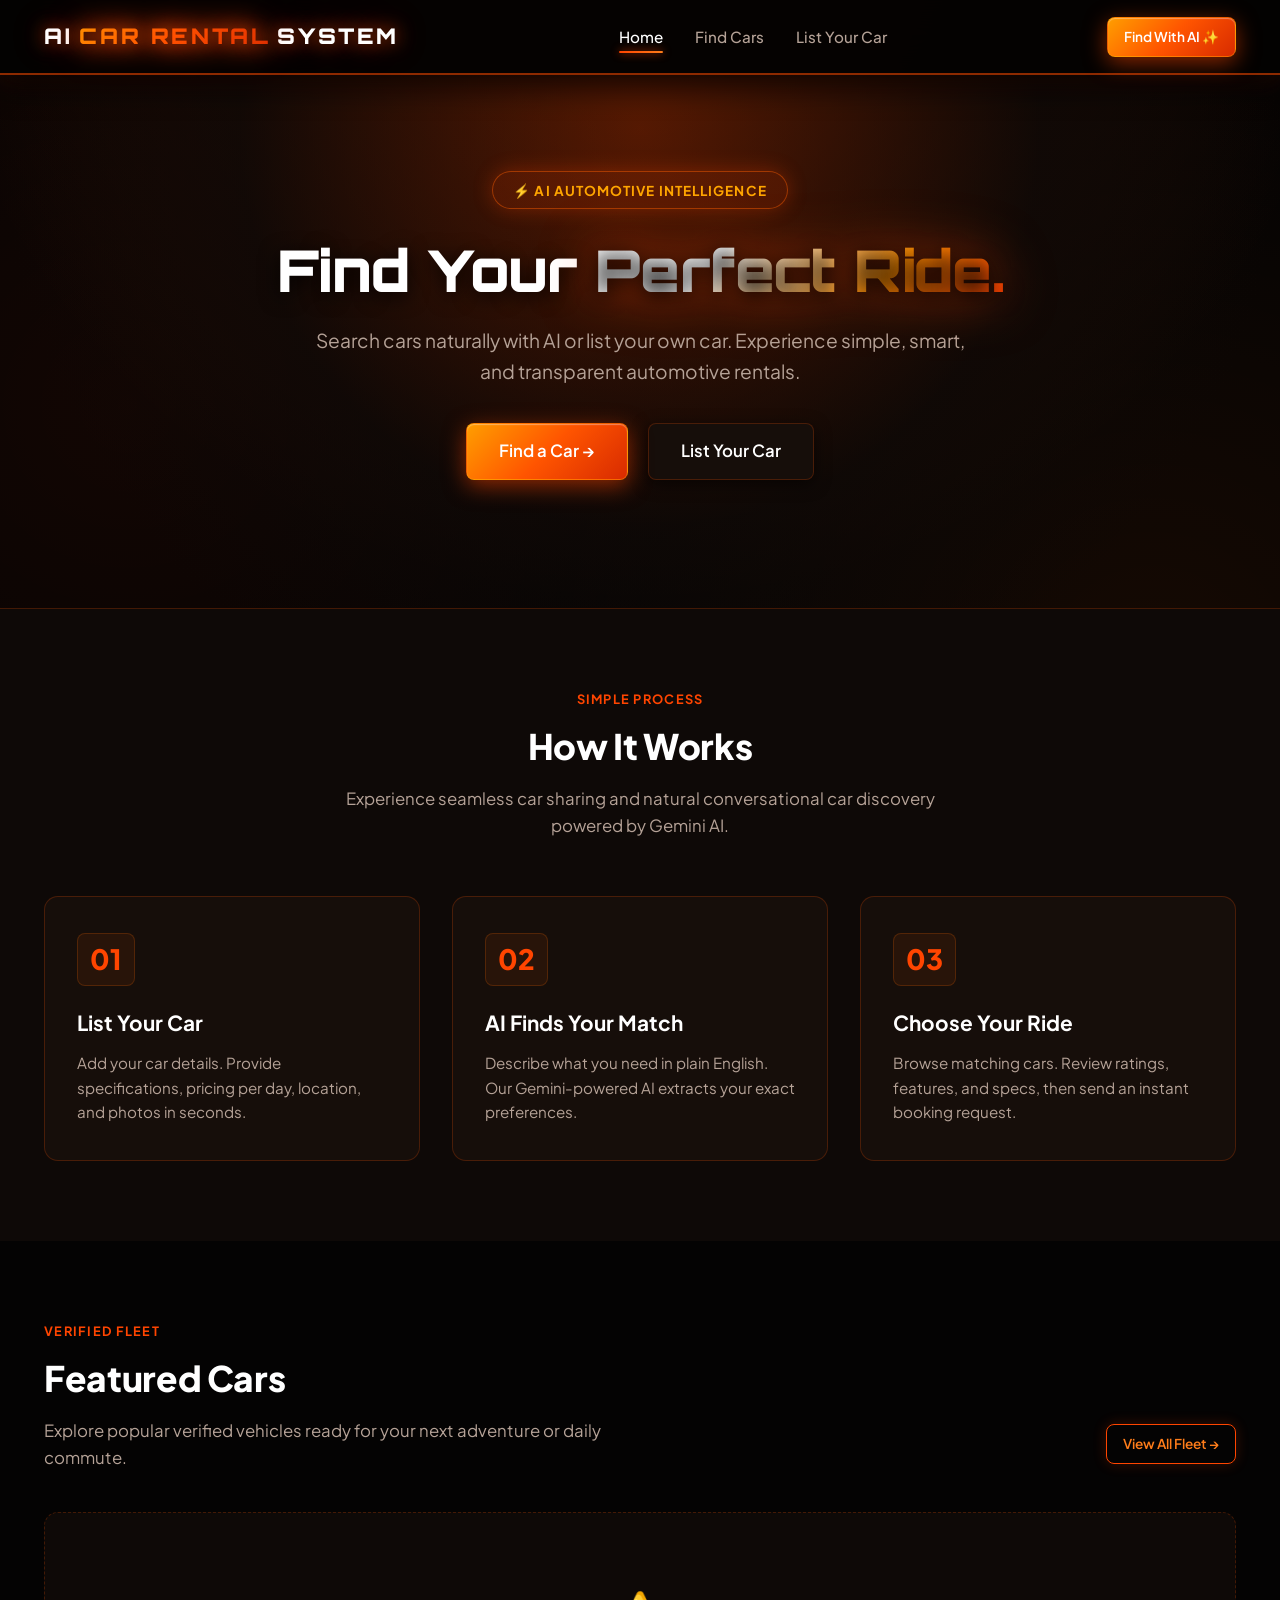
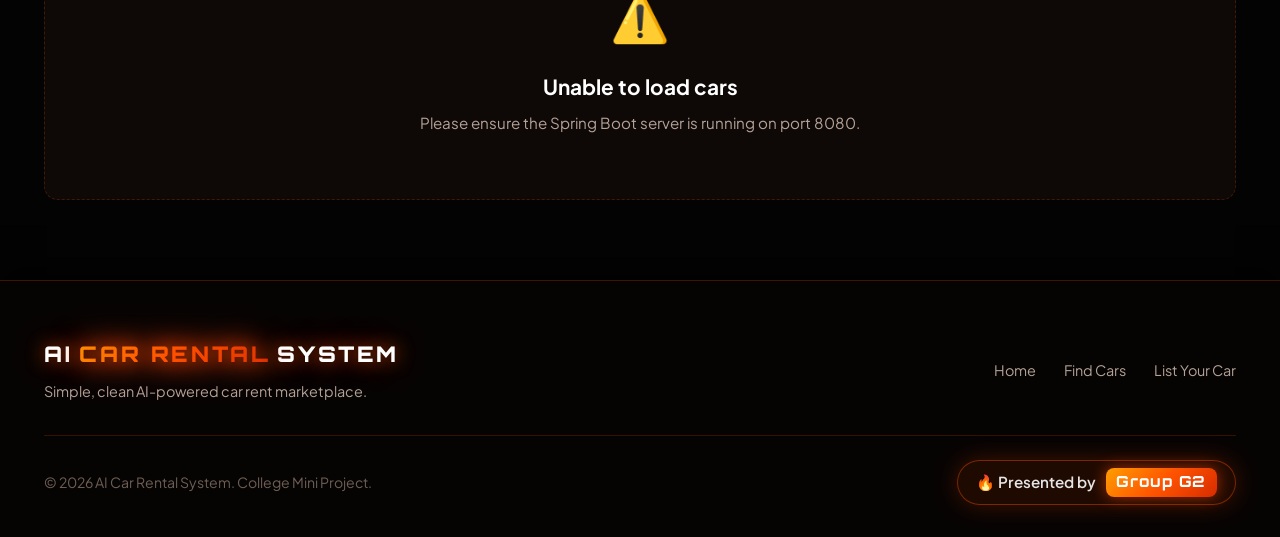
<file: index.html>
<!DOCTYPE html>
<html lang="en">
<head>
    <meta charset="UTF-8">
    <meta name="viewport" content="width=device-width, initial-scale=1.0">
    <title>AI CAR RENTAL SYSTEM - Smart AI-Powered Car Rental</title>
    <meta name="description" content="Rent premium cars naturally with Google Gemini AI or list your own car on AI Car Rental System.">
    <!-- Google Fonts & Cyber Techno Mokoto Fallbacks -->
    <link rel="preconnect" href="https://fonts.googleapis.com">
    <link rel="preconnect" href="https://fonts.gstatic.com" crossorigin>
    <link href="https://fonts.googleapis.com/css2?family=Orbitron:wght@600;700;800;900&family=Rajdhani:wght@600;700;800&family=Plus+Jakarta+Sans:wght@400;500;600;700;800&display=swap" rel="stylesheet">
    <link rel="stylesheet" href="css/style.css?v=3.0">
</head>
<body>

    <!-- Navigation Header -->
    <header class="navbar">
        <div class="container navbar-inner">
            <a href="index.html" class="brand-logo">
                AI <span class="accent">CAR RENTAL</span> SYSTEM
            </a>
            <ul class="nav-links">
                <li><a href="index.html" class="nav-link active">Home</a></li>
                <li><a href="find-car.html" class="nav-link">Find Cars</a></li>
                <li><a href="list-car.html" class="nav-link">List Your Car</a></li>
            </ul>
            <div class="nav-action">
                <a href="find-car.html" class="btn btn-primary btn-sm">Find With AI ✨</a>
                <button class="menu-toggle" aria-label="Toggle navigation">☰</button>
            </div>
        </div>
    </header>

    <main>
        <!-- Hero Section -->
        <section class="hero">
            <div class="container hero-content">
                <div class="hero-tag">
                    <span>⚡ AI Automotive Intelligence</span>
                </div>
                <h1 class="hero-title">
                    Find Your <span class="gradient-text">Perfect Ride.</span>
                </h1>
                <p class="hero-subtitle">
                    Search cars naturally with AI or list your own car. Experience simple, smart, and transparent automotive rentals.
                </p>
                <div class="hero-cta">
                    <a href="find-car.html" class="btn btn-primary btn-lg">
                        Find a Car →
                    </a>
                    <a href="list-car.html" class="btn btn-secondary btn-lg">
                        List Your Car
                    </a>
                </div>
            </div>
        </section>

        <!-- How It Works Section -->
        <section class="how-it-works">
            <div class="container">
                <div class="section-header">
                    <span class="section-badge">Simple Process</span>
                    <h2 class="section-title">How It Works</h2>
                    <p class="section-desc">Experience seamless car sharing and natural conversational car discovery powered by Gemini AI.</p>
                </div>
                <div class="steps-grid">
                    <div class="step-card">
                        <div class="step-number">01</div>
                        <h3 class="step-title">List Your Car</h3>
                        <p class="step-text">Add your car details. Provide specifications, pricing per day, location, and photos in seconds.</p>
                    </div>
                    <div class="step-card">
                        <div class="step-number">02</div>
                        <h3 class="step-title">AI Finds Your Match</h3>
                        <p class="step-text">Describe what you need in plain English. Our Gemini-powered AI extracts your exact preferences.</p>
                    </div>
                    <div class="step-card">
                        <div class="step-number">03</div>
                        <h3 class="step-title">Choose Your Ride</h3>
                        <p class="step-text">Browse matching cars. Review ratings, features, and specs, then send an instant booking request.</p>
                    </div>
                </div>
            </div>
        </section>

        <!-- Featured Cars Section -->
        <section class="cars-section">
            <div class="container">
                <div class="section-header" style="display: flex; justify-content: space-between; align-items: flex-end; text-align: left; margin-bottom: 2.5rem;">
                    <div>
                        <span class="section-badge">Verified Fleet</span>
                        <h2 class="section-title">Featured Cars</h2>
                        <p class="section-desc">Explore popular verified vehicles ready for your next adventure or daily commute.</p>
                    </div>
                    <a href="find-car.html" class="btn btn-outline btn-sm" style="margin-bottom: 0.5rem;">
                        View All Fleet →
                    </a>
                </div>

                <div id="featured-cars-container" class="car-grid">
                    <div class="empty-state">
                        <div class="loading-spinner" style="width: 32px; height: 32px; margin-bottom: 1rem;"></div>
                        <h3 class="empty-state-title">Loading Featured Fleet...</h3>
                    </div>
                </div>
            </div>
        </section>
    </main>

    <!-- Footer -->
    <footer class="footer">
        <div class="container">
            <div class="footer-inner">
                <div class="footer-brand">
                    <div class="brand-logo">
                        AI <span class="accent">CAR RENTAL</span> SYSTEM
                    </div>
                    <p class="footer-tagline">Simple, clean AI-powered car rent marketplace.</p>
                </div>
                <ul class="footer-links">
                    <li><a href="index.html">Home</a></li>
                    <li><a href="find-car.html">Find Cars</a></li>
                    <li><a href="list-car.html">List Your Car</a></li>
                </ul>
            </div>
            <div class="footer-bottom">
                <p>&copy; 2026 AI Car Rental System. College Mini Project.</p>
                <div class="presented-by">🔥 Presented by <span>Group G2</span></div>
            </div>
        </div>
    </footer>

    <!-- Scripts -->
    <script src="js/api.js"></script>
    <script src="js/home.js"></script>
</body>
</html>
</file>
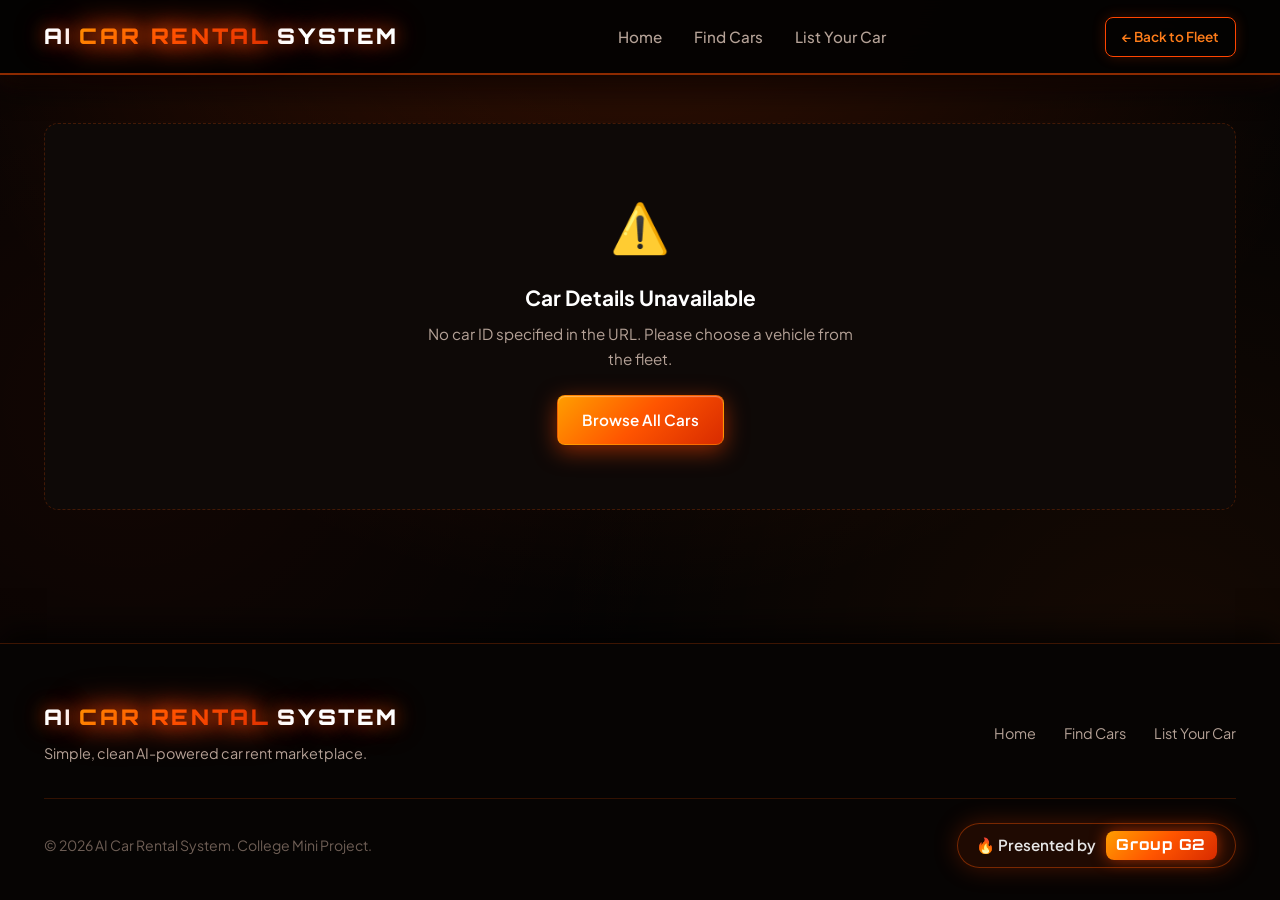
<file: car-details.html>
<!DOCTYPE html>
<html lang="en">
<head>
    <meta charset="UTF-8">
    <meta name="viewport" content="width=device-width, initial-scale=1.0">
    <title>Vehicle Details - AI CAR RENTAL SYSTEM</title>
    <meta name="description" content="Detailed vehicle specifications and instant car rent booking on AI Car Rental System.">
    <!-- Google Fonts & Cyber Techno Mokoto Fallbacks -->
    <link rel="preconnect" href="https://fonts.googleapis.com">
    <link rel="preconnect" href="https://fonts.gstatic.com" crossorigin>
    <link href="https://fonts.googleapis.com/css2?family=Orbitron:wght@600;700;800;900&family=Rajdhani:wght@600;700;800&family=Plus+Jakarta+Sans:wght@400;500;600;700;800&display=swap" rel="stylesheet">
    <link rel="stylesheet" href="css/style.css?v=3.0">
</head>
<body>

    <!-- Navigation Header -->
    <header class="navbar">
        <div class="container navbar-inner">
            <a href="index.html" class="brand-logo">
                AI <span class="accent">CAR RENTAL</span> SYSTEM
            </a>
            <ul class="nav-links">
                <li><a href="index.html" class="nav-link">Home</a></li>
                <li><a href="find-car.html" class="nav-link">Find Cars</a></li>
                <li><a href="list-car.html" class="nav-link">List Your Car</a></li>
            </ul>
            <div class="nav-action">
                <a href="find-car.html" class="btn btn-outline btn-sm">← Back to Fleet</a>
                <button class="menu-toggle" aria-label="Toggle navigation">☰</button>
            </div>
        </div>
    </header>

    <main class="details-section">
        <div class="container">
            <!-- Loading indicator -->
            <div id="details-loader" class="empty-state">
                <div class="loading-spinner" style="width: 36px; height: 36px; border-width: 3px; margin-bottom: 1rem;"></div>
                <h3 class="empty-state-title">Loading Vehicle Specifications...</h3>
            </div>

            <!-- Content area -->
            <div id="details-content" style="display: none;">
                <div class="details-layout">
                    <!-- Left Column: Media & Specifications Grid -->
                    <div class="details-media">
                        <div class="details-hero-img-wrap">
                            <img id="detail-hero-img" class="details-hero-img" src="" alt="Car Image" />
                        </div>

                        <!-- Technical Specifications Matrix -->
                        <div class="specs-matrix">
                            <div class="spec-tile">
                                <div class="spec-tile-label">Gearbox</div>
                                <div id="spec-transmission" class="spec-tile-val">-</div>
                            </div>
                            <div class="spec-tile">
                                <div class="spec-tile-label">Fuel</div>
                                <div id="spec-fuel" class="spec-tile-val">-</div>
                            </div>
                            <div class="spec-tile">
                                <div class="spec-tile-label">Capacity</div>
                                <div id="spec-seats" class="spec-tile-val">-</div>
                            </div>
                            <div class="spec-tile">
                                <div class="spec-tile-label">Model Year</div>
                                <div id="spec-year" class="spec-tile-val">-</div>
                            </div>
                            <div class="spec-tile">
                                <div class="spec-tile-label">Body Type</div>
                                <div id="spec-type" class="spec-tile-val">-</div>
                            </div>
                            <div class="spec-tile">
                                <div class="spec-tile-label">Pickup City</div>
                                <div id="spec-city" class="spec-tile-val">-</div>
                            </div>
                        </div>

                        <!-- Description Box -->
                        <div class="details-desc-box">
                            <h3>About this vehicle</h3>
                            <p id="detail-description">-</p>
                        </div>
                    </div>

                    <!-- Right Column: Pricing & Booking Card -->
                    <div class="details-info">
                        <div class="details-header">
                            <span id="detail-brand-badge" class="details-badge">-</span>
                            <h1 id="detail-title" class="details-title">-</h1>
                            <div style="display: flex; align-items: center; gap: 0.5rem; color: var(--muted); font-size: 0.9rem;">
                                <span>📍 Available in</span>
                                <strong id="detail-location" style="color: var(--text);">-</strong>
                            </div>
                            <div class="details-price-tag">
                                <span id="detail-price">₹-</span> <span>/ day</span>
                            </div>
                        </div>

                        <!-- Host Information Card -->
                        <div class="owner-card">
                            <span class="owner-card-title">Listed By Host</span>
                            <div class="owner-row">
                                <span class="lbl">Host Name</span>
                                <span id="owner-name" class="val">-</span>
                            </div>
                            <div class="owner-row">
                                <span class="lbl">Contact Email</span>
                                <span id="owner-email" class="val">-</span>
                            </div>
                            <div class="owner-row">
                                <span class="lbl">Verification Status</span>
                                <span class="val" style="color: #4ade80;">Verified Host ✓</span>
                            </div>
                        </div>

                        <!-- Availability Calendar Card -->
                        <div class="availability-card">
                            <div class="cal-header-bar">
                                <span class="cal-title">📅 Availability Calendar</span>
                                <div class="cal-nav-buttons">
                                    <button type="button" id="cal-prev-btn" class="cal-nav-btn" aria-label="Previous Month">◀</button>
                                    <span id="cal-month-label" class="cal-month-label">Loading...</span>
                                    <button type="button" id="cal-next-btn" class="cal-nav-btn" aria-label="Next Month">▶</button>
                                </div>
                            </div>

                            <div class="cal-grid-weekdays">
                                <div>Su</div><div>Mo</div><div>Tu</div><div>We</div><div>Th</div><div>Fr</div><div>Sa</div>
                            </div>
                            <div id="cal-days-grid" class="cal-grid-days">
                                <!-- Calendar days injected by JS -->
                            </div>

                            <div class="cal-legend">
                                <span class="legend-item"><span class="legend-dot available"></span> Available</span>
                                <span class="legend-item"><span class="legend-dot booked"></span> Booked / Reserved</span>
                                <span class="legend-item"><span class="legend-dot selected"></span> Selected</span>
                            </div>

                            <div id="reserved-tags-box" class="reserved-tags-container" style="display: none;">
                                <div class="reserved-tags-title">🔒 Upcoming Bookings:</div>
                                <div id="reserved-badges-list" class="reserved-badges-list"></div>
                            </div>
                        </div>

                        <!-- Instant Booking Form & Conflict Checker -->
                        <div class="booking-form-wrapper">
                            <h3 class="booking-form-header">
                                <span>⚡</span> Reserve This Vehicle
                            </h3>

                            <form id="car-booking-form">
                                <div class="booking-dates-row">
                                    <div class="form-group">
                                        <label for="book-start-date" class="form-label" style="font-size: 0.8rem;">Pickup Date</label>
                                        <input type="date" id="book-start-date" class="form-control" required>
                                    </div>
                                    <div class="form-group">
                                        <label for="book-end-date" class="form-label" style="font-size: 0.8rem;">Return Date</label>
                                        <input type="date" id="book-end-date" class="form-control" required>
                                    </div>
                                </div>

                                <!-- Real-Time Conflict / Availability Feedback Banner -->
                                <div id="conflict-feedback" class="conflict-alert" role="alert">
                                    <span id="conflict-icon">ℹ️</span>
                                    <span id="conflict-text">Select pickup and return dates to check availability.</span>
                                </div>

                                <div class="form-group" style="margin-top: 0.85rem;">
                                    <label for="book-name" class="form-label" style="font-size: 0.8rem;">Your Full Name</label>
                                    <input type="text" id="book-name" class="form-control" placeholder="e.g. Rahul Sharma" required>
                                </div>

                                <div class="booking-dates-row">
                                    <div class="form-group">
                                        <label for="book-email" class="form-label" style="font-size: 0.8rem;">Email Address</label>
                                        <input type="email" id="book-email" class="form-control" placeholder="name@example.com" required>
                                    </div>
                                    <div class="form-group">
                                        <label for="book-phone" class="form-label" style="font-size: 0.8rem;">Phone Number</label>
                                        <input type="tel" id="book-phone" class="form-control" placeholder="+91 98765 43210" required>
                                    </div>
                                </div>

                                <div class="form-group">
                                    <label for="book-notes" class="form-label" style="font-size: 0.8rem;">Notes / Requirements (Optional)</label>
                                    <input type="text" id="book-notes" class="form-control" placeholder="e.g. Airport pickup requested">
                                </div>

                                <div id="booking-price-summary" class="booking-calc-summary" style="display: none;">
                                    <div>
                                        <div class="calc-label"><span id="summary-days-count">0</span> Days Rental</div>
                                        <div style="font-size: 0.75rem; color: var(--muted-dark);">Taxes & insurance included</div>
                                    </div>
                                    <div id="summary-total-price" class="calc-price">₹0</div>
                                </div>

                                <button type="submit" id="submit-booking-btn" class="btn btn-primary btn-block btn-lg" style="margin-top: 0.85rem;" disabled>
                                    Confirm Reservation 🚗
                                </button>
                                <p style="text-align: center; color: var(--muted-dark); font-size: 0.78rem; margin-top: 0.65rem;">
                                    🛡️ Double-booking prevention active. Guaranteed slot lock.
                                </p>
                            </form>
                        </div>
                    </div>
                </div>
            </div>
        </div>
    </main>

    <!-- Rental Booking Confirmation Receipt Modal -->
    <div id="booking-modal" class="modal-overlay">
        <div class="modal-content" style="max-width: 520px;">
            <div class="modal-icon" style="color: #22c55e;">✓</div>
            <h2 class="modal-title">Booking Confirmed!</h2>
            <p class="modal-text" style="margin-bottom: 1rem;">
                Your reservation has been locked in the calendar with zero double-booking collision.
            </p>

            <div class="receipt-box">
                <div class="receipt-row">
                    <span style="color: var(--muted);">Booking Reference</span>
                    <span id="modal-ref-code" class="receipt-ref-pill">-</span>
                </div>
                <div class="receipt-row">
                    <span style="color: var(--muted);">Vehicle</span>
                    <strong id="modal-car-name" style="color: var(--text);">-</strong>
                </div>
                <div class="receipt-row">
                    <span style="color: var(--muted);">Rental Dates</span>
                    <span id="modal-dates" style="color: var(--text);">-</span>
                </div>
                <div class="receipt-row">
                    <span style="color: var(--muted);">Duration</span>
                    <span id="modal-days" style="color: var(--text);">-</span>
                </div>
                <div class="receipt-row">
                    <span style="color: var(--muted);">Customer</span>
                    <span id="modal-customer" style="color: var(--text);">-</span>
                </div>
                <div class="receipt-row">
                    <span style="color: var(--text); font-weight: 700;">Total Amount</span>
                    <span id="modal-total-amount">-</span>
                </div>
            </div>

            <div style="display: flex; gap: 0.75rem; justify-content: center; margin-top: 1rem;">
                <button type="button" id="print-booking-btn" class="btn btn-secondary">
                    🖨️ Print Receipt
                </button>
                <button type="button" id="close-modal-btn" class="btn btn-primary">
                    Done
                </button>
                <a href="find-car.html" class="btn btn-secondary">
                    Browse Other Cars
                </a>
            </div>
        </div>
    </div>

    <!-- Footer -->
    <footer class="footer">
        <div class="container">
            <div class="footer-inner">
                <div class="footer-brand">
                    <div class="brand-logo">
                        AI <span class="accent">CAR RENTAL</span> SYSTEM
                    </div>
                    <p class="footer-tagline">Simple, clean AI-powered car rent marketplace.</p>
                </div>
                <ul class="footer-links">
                    <li><a href="index.html">Home</a></li>
                    <li><a href="find-car.html">Find Cars</a></li>
                    <li><a href="list-car.html">List Your Car</a></li>
                </ul>
            </div>
            <div class="footer-bottom">
                <p>&copy; 2026 AI Car Rental System. College Mini Project.</p>
                <div class="presented-by">🔥 Presented by <span>Group G2</span></div>
            </div>
        </div>
    </footer>

    <!-- Scripts -->
    <script src="js/api.js"></script>
    <script src="js/car-details.js"></script>
</body>
</html>
</file>
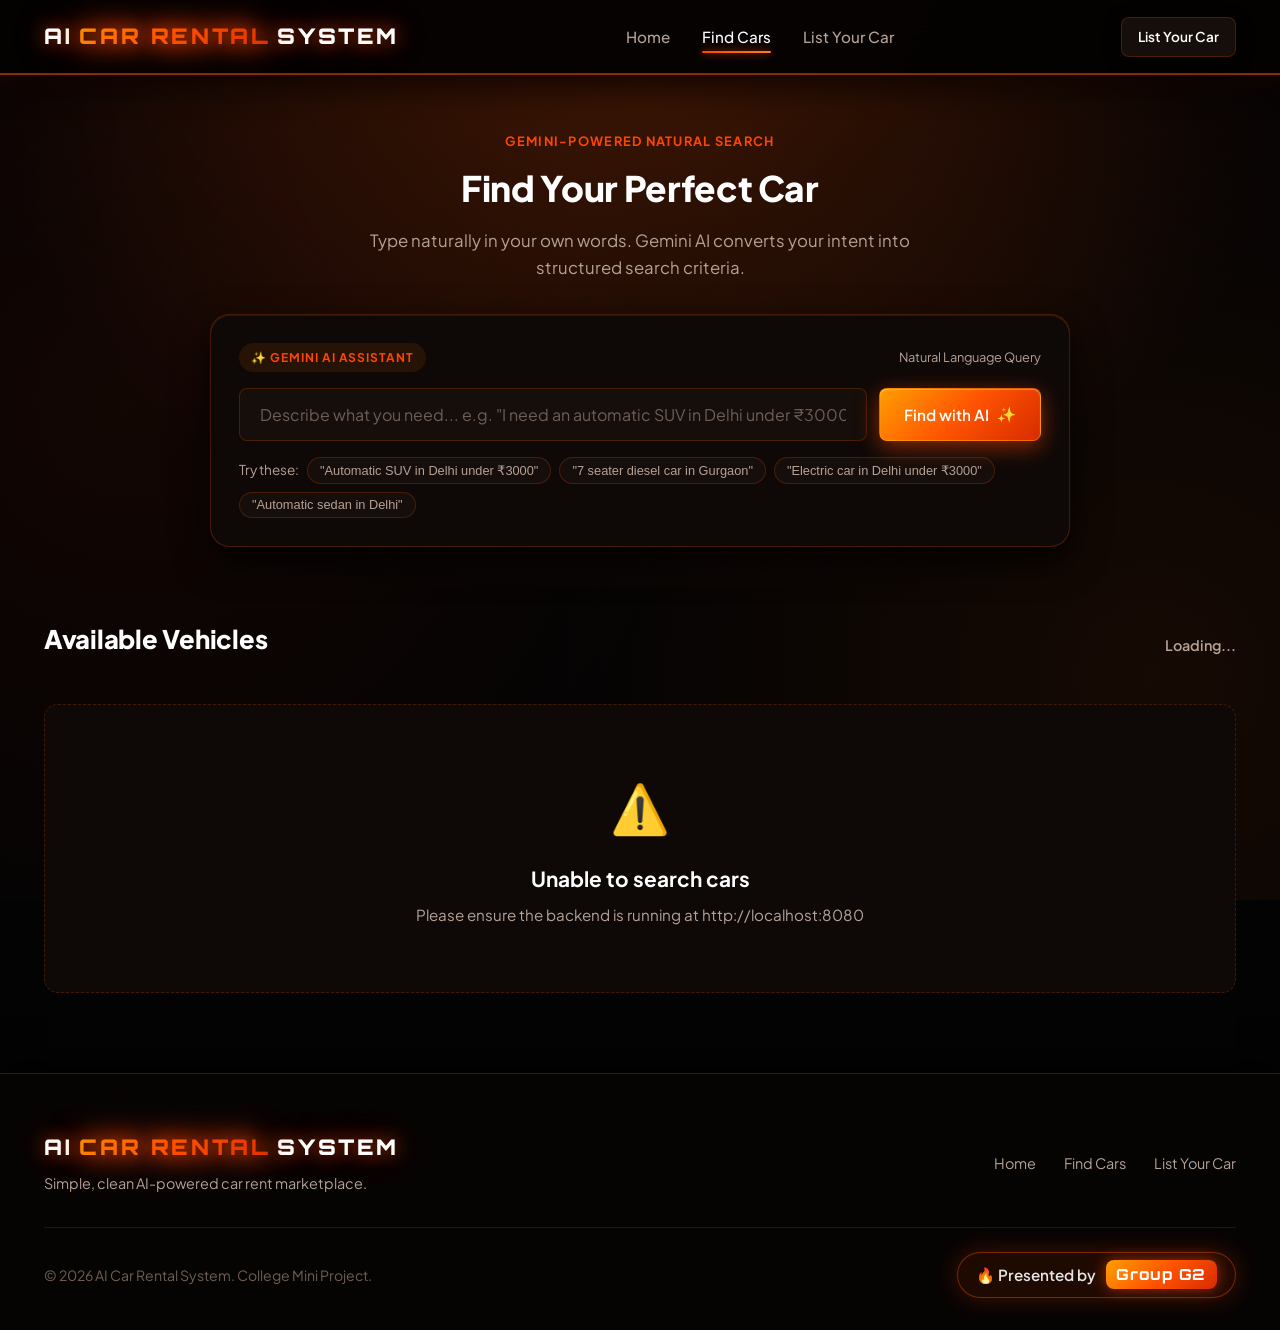
<file: find-car.html>
<!DOCTYPE html>
<html lang="en">
<head>
    <meta charset="UTF-8">
    <meta name="viewport" content="width=device-width, initial-scale=1.0">
    <title>Find Cars - AI CAR RENTAL SYSTEM</title>
    <meta name="description" content="Find the perfect car rent using natural language AI search powered by Google Gemini.">
    <!-- Google Fonts & Cyber Techno Mokoto Fallbacks -->
    <link rel="preconnect" href="https://fonts.googleapis.com">
    <link rel="preconnect" href="https://fonts.gstatic.com" crossorigin>
    <link href="https://fonts.googleapis.com/css2?family=Orbitron:wght@600;700;800;900&family=Rajdhani:wght@600;700;800&family=Plus+Jakarta+Sans:wght@400;500;600;700;800&display=swap" rel="stylesheet">
    <link rel="stylesheet" href="css/style.css?v=3.0">
</head>
<body>

    <!-- Navigation Header -->
    <header class="navbar">
        <div class="container navbar-inner">
            <a href="index.html" class="brand-logo">
                AI <span class="accent">CAR RENTAL</span> SYSTEM
            </a>
            <ul class="nav-links">
                <li><a href="index.html" class="nav-link">Home</a></li>
                <li><a href="find-car.html" class="nav-link active">Find Cars</a></li>
                <li><a href="list-car.html" class="nav-link">List Your Car</a></li>
            </ul>
            <div class="nav-action">
                <a href="list-car.html" class="btn btn-secondary btn-sm">List Your Car</a>
                <button class="menu-toggle" aria-label="Toggle navigation">☰</button>
            </div>
        </div>
    </header>

    <main>
        <!-- Search Hero -->
        <section class="search-hero">
            <div class="container">
                <div class="section-header" style="margin-bottom: 2rem;">
                    <span class="section-badge">Gemini-Powered Natural Search</span>
                    <h1 class="section-title">Find Your Perfect Car</h1>
                    <p class="section-desc">Type naturally in your own words. Gemini AI converts your intent into structured search criteria.</p>
                </div>

                <!-- AI Search Box -->
                <div class="ai-search-box-wrap">
                    <div class="ai-search-header">
                        <span class="ai-badge">✨ Gemini AI Assistant</span>
                        <span style="font-size: 0.8rem; color: var(--muted);">Natural Language Query</span>
                    </div>

                    <form id="ai-search-form">
                        <div class="ai-input-group">
                            <input
                                type="text"
                                id="ai-query-input"
                                class="ai-input"
                                placeholder='Describe what you need... e.g. "I need an automatic SUV in Delhi under ₹3000 per day"'
                                required
                            />
                            <button type="submit" id="ai-search-btn" class="btn btn-primary" style="white-space: nowrap;">
                                <span>Find with AI</span> ✨
                            </button>
                            <button type="button" id="ai-clear-btn" class="btn btn-secondary" style="white-space: nowrap; display: none;">
                                <span>Show All</span> ↺
                            </button>
                        </div>
                    </form>

                    <!-- Example Prompt Chips -->
                    <div class="ai-suggestions">
                        <span>Try these:</span>
                        <button type="button" class="suggestion-chip" data-prompt="I need an automatic SUV in Delhi under 3000 per day">
                            "Automatic SUV in Delhi under ₹3000"
                        </button>
                        <button type="button" class="suggestion-chip" data-prompt="Looking for a 7 seater diesel car in Gurgaon">
                            "7 seater diesel car in Gurgaon"
                        </button>
                        <button type="button" class="suggestion-chip" data-prompt="Electric car in Delhi under 3000 rupees">
                            "Electric car in Delhi under ₹3000"
                        </button>
                        <button type="button" class="suggestion-chip" data-prompt="Comfortable automatic sedan in Delhi">
                            "Automatic sedan in Delhi"
                        </button>
                    </div>

                    <!-- AI Parsed Criteria Box (Shows for Viva Presentation) -->
                    <div id="ai-criteria-card" class="ai-criteria-card">
                        <div class="ai-criteria-header">
                            <span class="ai-criteria-title">🤖 AI Extracted Search Criteria</span>
                            <span style="font-size: 0.75rem; color: var(--muted);">Structured JSON result from Gemini</span>
                        </div>
                        <div id="ai-criteria-chips" class="ai-criteria-chips">
                            <!-- Populated dynamically via find-car.js -->
                        </div>
                    </div>
                </div>
            </div>
        </section>

        <!-- Search Results Grid -->
        <section class="cars-section" style="padding-top: 2rem;">
            <div class="container">
                <div style="display: flex; justify-content: space-between; align-items: center; margin-bottom: 2rem;">
                    <h2 class="section-title" style="font-size: 1.6rem;">Available Vehicles</h2>
                    <span id="results-count" style="color: var(--muted); font-size: 0.9rem; font-weight: 600;">
                        Loading...
                    </span>
                </div>

                <div id="search-results-grid" class="car-grid">
                    <!-- Populated dynamically via find-car.js -->
                </div>
            </div>
        </section>
    </main>

    <!-- Footer -->
    <footer class="footer">
        <div class="container">
            <div class="footer-inner">
                <div class="footer-brand">
                    <div class="brand-logo">
                        AI <span class="accent">CAR RENTAL</span> SYSTEM
                    </div>
                    <p class="footer-tagline">Simple, clean AI-powered car rent marketplace.</p>
                </div>
                <ul class="footer-links">
                    <li><a href="index.html">Home</a></li>
                    <li><a href="find-car.html">Find Cars</a></li>
                    <li><a href="list-car.html">List Your Car</a></li>
                </ul>
            </div>
            <div class="footer-bottom">
                <p>&copy; 2026 AI Car Rental System. College Mini Project.</p>
                <div class="presented-by">🔥 Presented by <span>Group G2</span></div>
            </div>
        </div>
    </footer>

    <!-- Scripts -->
    <script src="js/api.js"></script>
    <script src="js/find-car.js"></script>
</body>
</html>
</file>
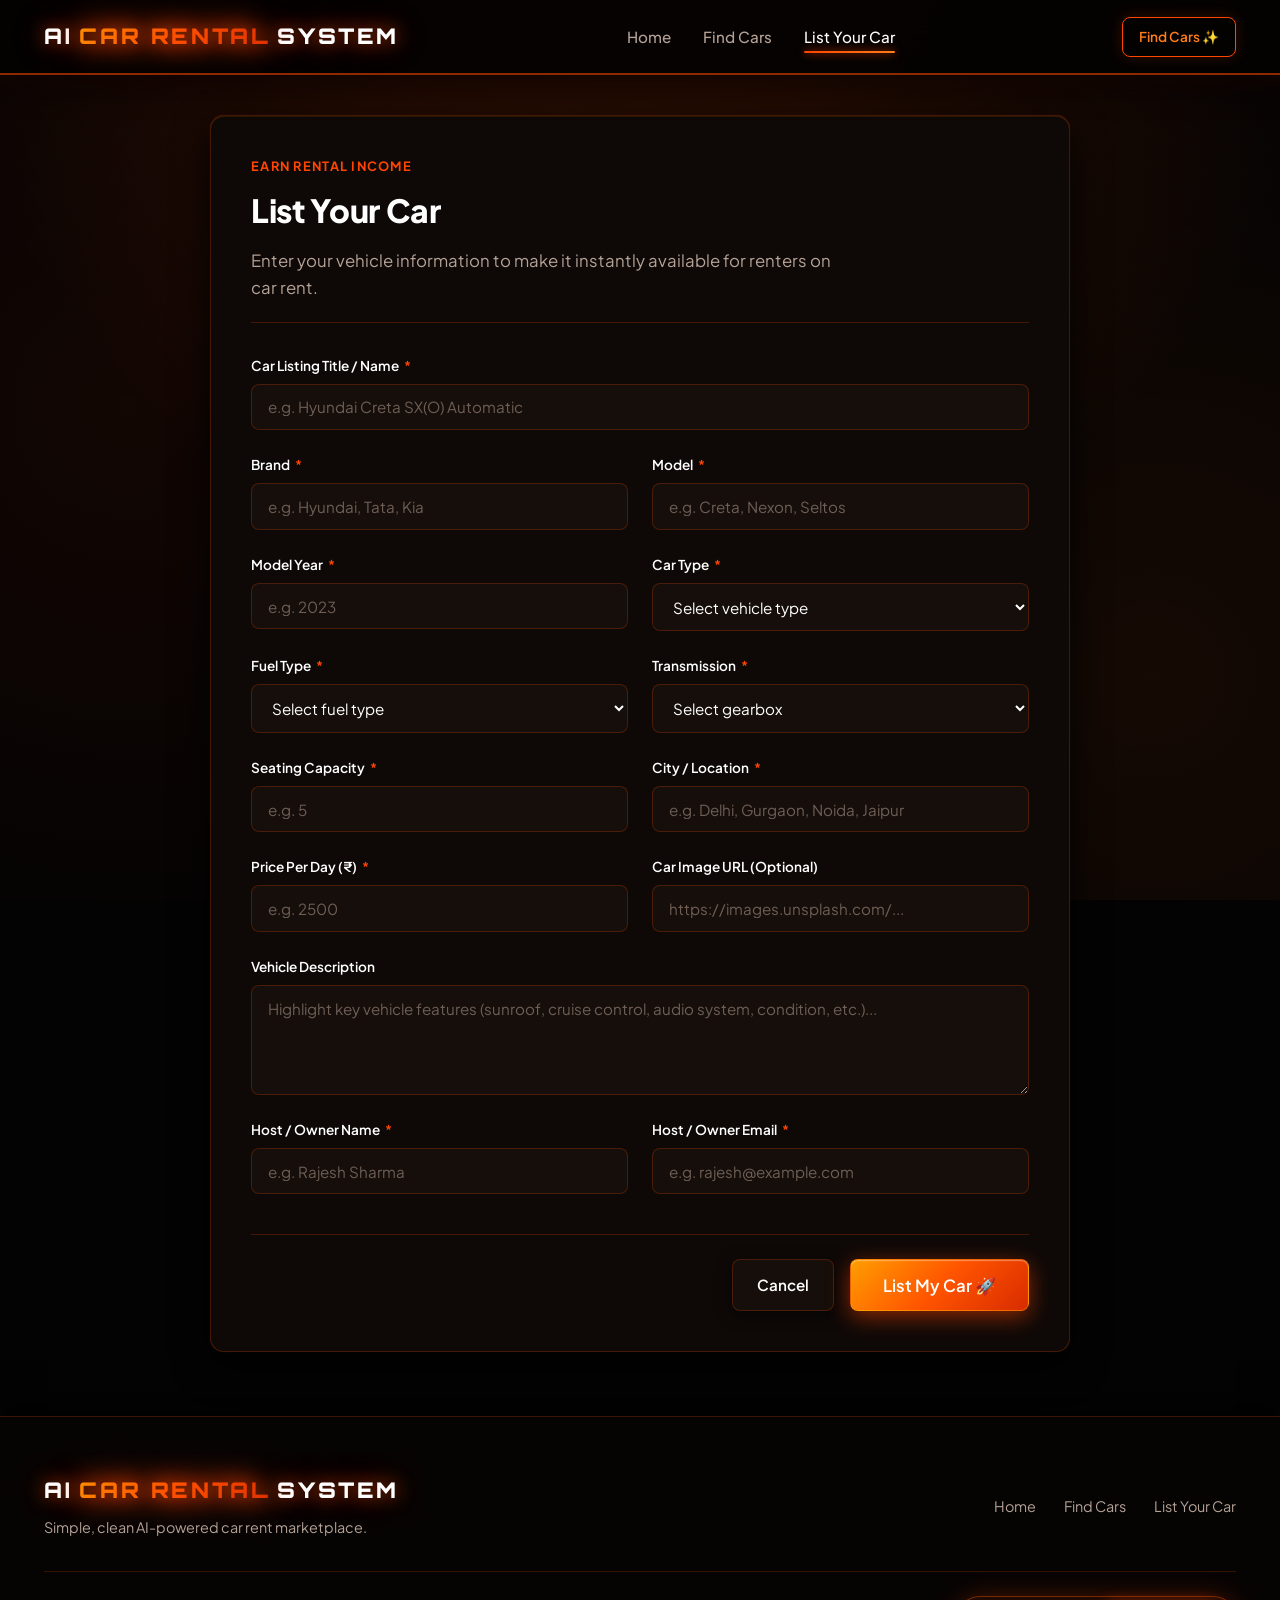
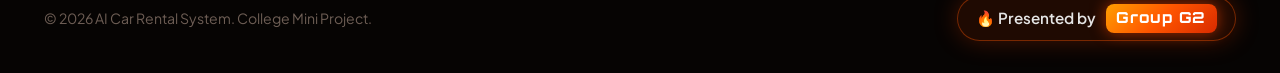
<file: list-car.html>
<!DOCTYPE html>
<html lang="en">
<head>
    <meta charset="UTF-8">
    <meta name="viewport" content="width=device-width, initial-scale=1.0">
    <title>List Your Car - AI CAR RENTAL SYSTEM</title>
    <meta name="description" content="List your car on car rent marketplace and start earning rental income.">
    <!-- Google Fonts & Cyber Techno Mokoto Fallbacks -->
    <link rel="preconnect" href="https://fonts.googleapis.com">
    <link rel="preconnect" href="https://fonts.gstatic.com" crossorigin>
    <link href="https://fonts.googleapis.com/css2?family=Orbitron:wght@600;700;800;900&family=Rajdhani:wght@600;700;800&family=Plus+Jakarta+Sans:wght@400;500;600;700;800&display=swap" rel="stylesheet">
    <link rel="stylesheet" href="css/style.css?v=3.0">
</head>
<body>

    <!-- Navigation Header -->
    <header class="navbar">
        <div class="container navbar-inner">
            <a href="index.html" class="brand-logo">
                AI <span class="accent">CAR RENTAL</span> SYSTEM
            </a>
            <ul class="nav-links">
                <li><a href="index.html" class="nav-link">Home</a></li>
                <li><a href="find-car.html" class="nav-link">Find Cars</a></li>
                <li><a href="list-car.html" class="nav-link active">List Your Car</a></li>
            </ul>
            <div class="nav-action">
                <a href="find-car.html" class="btn btn-outline btn-sm">Find Cars ✨</a>
                <button class="menu-toggle" aria-label="Toggle navigation">☰</button>
            </div>
        </div>
    </header>

    <main>
        <div class="container">
            <div class="form-card">
                <div class="form-header">
                    <span class="section-badge">Earn Rental Income</span>
                    <h1 class="section-title" style="font-size: 2rem;">List Your Car</h1>
                    <p class="section-desc" style="text-align: left; margin: 0;">
                        Enter your vehicle information to make it instantly available for renters on car rent.
                    </p>
                </div>

                <!-- Alert Banners -->
                <div id="alert-success" class="alert alert-success"></div>
                <div id="alert-danger" class="alert alert-danger"></div>

                <form id="list-car-form">
                    <div class="form-grid">
                        <!-- Car Name -->
                        <div class="form-group full-width">
                            <label class="form-label" for="carName">
                                Car Listing Title / Name <span class="required">*</span>
                            </label>
                            <input
                                type="text"
                                id="carName"
                                name="carName"
                                class="form-control"
                                placeholder="e.g. Hyundai Creta SX(O) Automatic"
                                required
                            />
                        </div>

                        <!-- Brand -->
                        <div class="form-group">
                            <label class="form-label" for="brand">
                                Brand <span class="required">*</span>
                            </label>
                            <input
                                type="text"
                                id="brand"
                                name="brand"
                                class="form-control"
                                placeholder="e.g. Hyundai, Tata, Kia"
                                required
                            />
                        </div>

                        <!-- Model -->
                        <div class="form-group">
                            <label class="form-label" for="model">
                                Model <span class="required">*</span>
                            </label>
                            <input
                                type="text"
                                id="model"
                                name="model"
                                class="form-control"
                                placeholder="e.g. Creta, Nexon, Seltos"
                                required
                            />
                        </div>

                        <!-- Year -->
                        <div class="form-group">
                            <label class="form-label" for="year">
                                Model Year <span class="required">*</span>
                            </label>
                            <input
                                type="number"
                                id="year"
                                name="year"
                                class="form-control"
                                placeholder="e.g. 2023"
                                min="1990"
                                max="2030"
                                required
                            />
                        </div>

                        <!-- Car Type -->
                        <div class="form-group">
                            <label class="form-label" for="carType">
                                Car Type <span class="required">*</span>
                            </label>
                            <select id="carType" name="carType" class="form-control" required>
                                <option value="" disabled selected>Select vehicle type</option>
                                <option value="Hatchback">Hatchback</option>
                                <option value="Sedan">Sedan</option>
                                <option value="SUV">SUV</option>
                                <option value="MUV">MUV</option>
                                <option value="Luxury">Luxury</option>
                                <option value="Electric">Electric</option>
                            </select>
                        </div>

                        <!-- Fuel Type -->
                        <div class="form-group">
                            <label class="form-label" for="fuelType">
                                Fuel Type <span class="required">*</span>
                            </label>
                            <select id="fuelType" name="fuelType" class="form-control" required>
                                <option value="" disabled selected>Select fuel type</option>
                                <option value="Petrol">Petrol</option>
                                <option value="Diesel">Diesel</option>
                                <option value="Electric">Electric</option>
                                <option value="Hybrid">Hybrid</option>
                                <option value="CNG">CNG</option>
                            </select>
                        </div>

                        <!-- Transmission -->
                        <div class="form-group">
                            <label class="form-label" for="transmission">
                                Transmission <span class="required">*</span>
                            </label>
                            <select id="transmission" name="transmission" class="form-control" required>
                                <option value="" disabled selected>Select gearbox</option>
                                <option value="Automatic">Automatic</option>
                                <option value="Manual">Manual</option>
                            </select>
                        </div>

                        <!-- Seats -->
                        <div class="form-group">
                            <label class="form-label" for="seats">
                                Seating Capacity <span class="required">*</span>
                            </label>
                            <input
                                type="number"
                                id="seats"
                                name="seats"
                                class="form-control"
                                placeholder="e.g. 5"
                                min="2"
                                max="15"
                                required
                            />
                        </div>

                        <!-- Location -->
                        <div class="form-group">
                            <label class="form-label" for="location">
                                City / Location <span class="required">*</span>
                            </label>
                            <input
                                type="text"
                                id="location"
                                name="location"
                                class="form-control"
                                placeholder="e.g. Delhi, Gurgaon, Noida, Jaipur"
                                required
                            />
                        </div>

                        <!-- Price Per Day -->
                        <div class="form-group">
                            <label class="form-label" for="pricePerDay">
                                Price Per Day (₹) <span class="required">*</span>
                            </label>
                            <input
                                type="number"
                                id="pricePerDay"
                                name="pricePerDay"
                                class="form-control"
                                placeholder="e.g. 2500"
                                min="100"
                                step="50"
                                required
                            />
                        </div>

                        <!-- Image URL -->
                        <div class="form-group">
                            <label class="form-label" for="imageUrl">
                                Car Image URL (Optional)
                            </label>
                            <input
                                type="url"
                                id="imageUrl"
                                name="imageUrl"
                                class="form-control"
                                placeholder="https://images.unsplash.com/..."
                            />
                        </div>

                        <!-- Description -->
                        <div class="form-group full-width">
                            <label class="form-label" for="description">
                                Vehicle Description
                            </label>
                            <textarea
                                id="description"
                                name="description"
                                class="form-control"
                                placeholder="Highlight key vehicle features (sunroof, cruise control, audio system, condition, etc.)..."
                            ></textarea>
                        </div>

                        <!-- Owner Name -->
                        <div class="form-group">
                            <label class="form-label" for="ownerName">
                                Host / Owner Name <span class="required">*</span>
                            </label>
                            <input
                                type="text"
                                id="ownerName"
                                name="ownerName"
                                class="form-control"
                                placeholder="e.g. Rajesh Sharma"
                                required
                            />
                        </div>

                        <!-- Owner Email -->
                        <div class="form-group">
                            <label class="form-label" for="ownerEmail">
                                Host / Owner Email <span class="required">*</span>
                            </label>
                            <input
                                type="email"
                                id="ownerEmail"
                                name="ownerEmail"
                                class="form-control"
                                placeholder="e.g. rajesh@example.com"
                                required
                            />
                        </div>
                    </div>

                    <div class="form-footer">
                        <a href="index.html" class="btn btn-secondary">Cancel</a>
                        <button type="submit" id="submit-car-btn" class="btn btn-primary btn-lg">
                            List My Car 🚀
                        </button>
                    </div>
                </form>
            </div>
        </div>
    </main>

    <!-- Footer -->
    <footer class="footer">
        <div class="container">
            <div class="footer-inner">
                <div class="footer-brand">
                    <div class="brand-logo">
                        AI <span class="accent">CAR RENTAL</span> SYSTEM
                    </div>
                    <p class="footer-tagline">Simple, clean AI-powered car rent marketplace.</p>
                </div>
                <ul class="footer-links">
                    <li><a href="index.html">Home</a></li>
                    <li><a href="find-car.html">Find Cars</a></li>
                    <li><a href="list-car.html">List Your Car</a></li>
                </ul>
            </div>
            <div class="footer-bottom">
                <p>&copy; 2026 AI Car Rental System. College Mini Project.</p>
                <div class="presented-by">🔥 Presented by <span>Group G2</span></div>
            </div>
        </div>
    </footer>

    <!-- Scripts -->
    <script src="js/api.js"></script>
    <script src="js/list-car.js"></script>
</body>
</html>
</file>
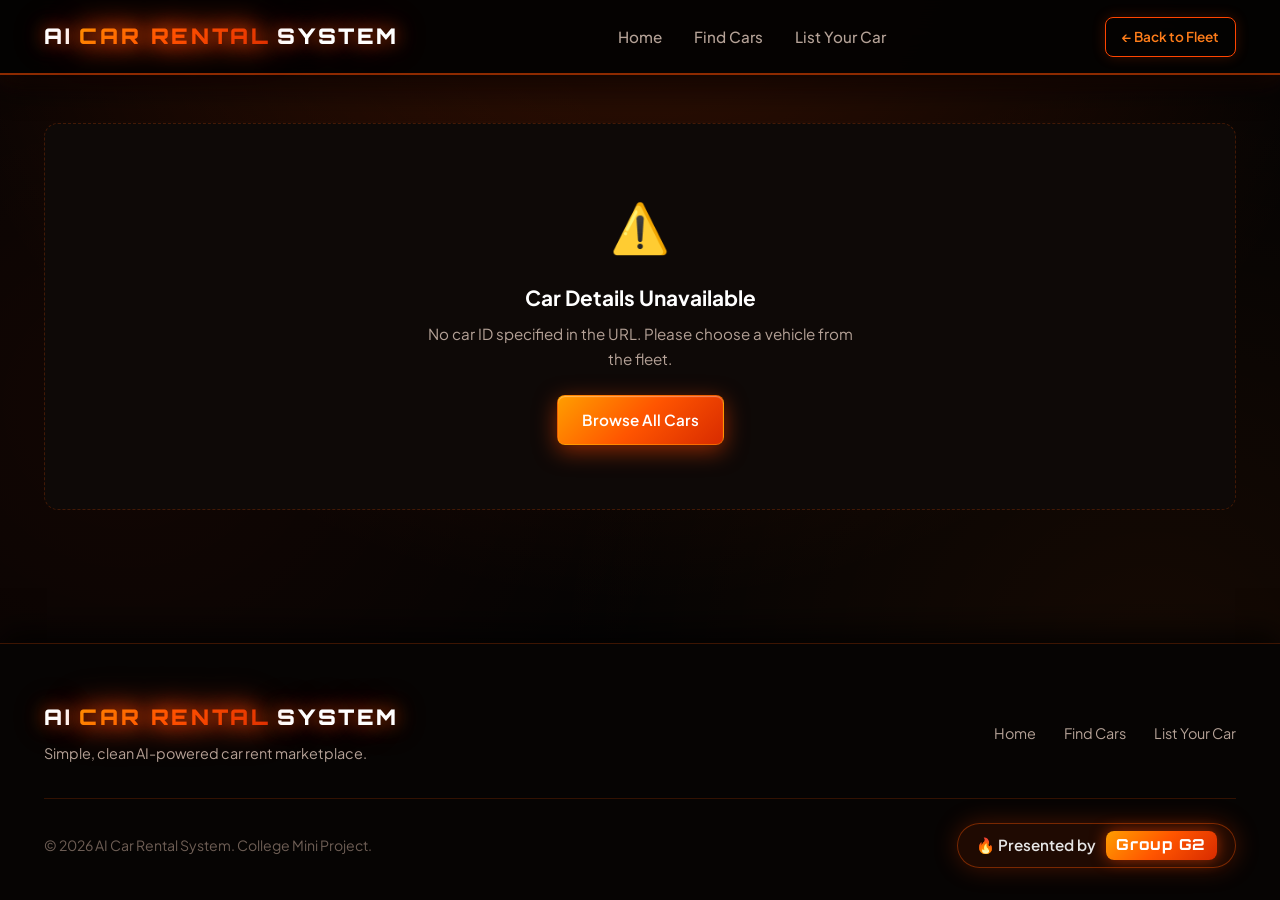
<file: src/main/resources/static/car-details.html>
<!DOCTYPE html>
<html lang="en">
<head>
    <meta charset="UTF-8">
    <meta name="viewport" content="width=device-width, initial-scale=1.0">
    <title>Vehicle Details - AI CAR RENTAL SYSTEM</title>
    <meta name="description" content="Detailed vehicle specifications and instant car rent booking on AI Car Rental System.">
    <!-- Google Fonts & Cyber Techno Mokoto Fallbacks -->
    <link rel="preconnect" href="https://fonts.googleapis.com">
    <link rel="preconnect" href="https://fonts.gstatic.com" crossorigin>
    <link href="https://fonts.googleapis.com/css2?family=Orbitron:wght@600;700;800;900&family=Rajdhani:wght@600;700;800&family=Plus+Jakarta+Sans:wght@400;500;600;700;800&display=swap" rel="stylesheet">
    <link rel="stylesheet" href="css/style.css?v=3.0">
</head>
<body>

    <!-- Navigation Header -->
    <header class="navbar">
        <div class="container navbar-inner">
            <a href="index.html" class="brand-logo">
                AI <span class="accent">CAR RENTAL</span> SYSTEM
            </a>
            <ul class="nav-links">
                <li><a href="index.html" class="nav-link">Home</a></li>
                <li><a href="find-car.html" class="nav-link">Find Cars</a></li>
                <li><a href="list-car.html" class="nav-link">List Your Car</a></li>
            </ul>
            <div class="nav-action">
                <a href="find-car.html" class="btn btn-outline btn-sm">← Back to Fleet</a>
                <button class="menu-toggle" aria-label="Toggle navigation">☰</button>
            </div>
        </div>
    </header>

    <main class="details-section">
        <div class="container">
            <!-- Loading indicator -->
            <div id="details-loader" class="empty-state">
                <div class="loading-spinner" style="width: 36px; height: 36px; border-width: 3px; margin-bottom: 1rem;"></div>
                <h3 class="empty-state-title">Loading Vehicle Specifications...</h3>
            </div>

            <!-- Content area -->
            <div id="details-content" style="display: none;">
                <div class="details-layout">
                    <!-- Left Column: Media & Specifications Grid -->
                    <div class="details-media">
                        <div class="details-hero-img-wrap">
                            <img id="detail-hero-img" class="details-hero-img" src="" alt="Car Image" />
                        </div>

                        <!-- Technical Specifications Matrix -->
                        <div class="specs-matrix">
                            <div class="spec-tile">
                                <div class="spec-tile-label">Gearbox</div>
                                <div id="spec-transmission" class="spec-tile-val">-</div>
                            </div>
                            <div class="spec-tile">
                                <div class="spec-tile-label">Fuel</div>
                                <div id="spec-fuel" class="spec-tile-val">-</div>
                            </div>
                            <div class="spec-tile">
                                <div class="spec-tile-label">Capacity</div>
                                <div id="spec-seats" class="spec-tile-val">-</div>
                            </div>
                            <div class="spec-tile">
                                <div class="spec-tile-label">Model Year</div>
                                <div id="spec-year" class="spec-tile-val">-</div>
                            </div>
                            <div class="spec-tile">
                                <div class="spec-tile-label">Body Type</div>
                                <div id="spec-type" class="spec-tile-val">-</div>
                            </div>
                            <div class="spec-tile">
                                <div class="spec-tile-label">Pickup City</div>
                                <div id="spec-city" class="spec-tile-val">-</div>
                            </div>
                        </div>

                        <!-- Description Box -->
                        <div class="details-desc-box">
                            <h3>About this vehicle</h3>
                            <p id="detail-description">-</p>
                        </div>
                    </div>

                    <!-- Right Column: Pricing & Booking Card -->
                    <div class="details-info">
                        <div class="details-header">
                            <span id="detail-brand-badge" class="details-badge">-</span>
                            <h1 id="detail-title" class="details-title">-</h1>
                            <div style="display: flex; align-items: center; gap: 0.5rem; color: var(--muted); font-size: 0.9rem;">
                                <span>📍 Available in</span>
                                <strong id="detail-location" style="color: var(--text);">-</strong>
                            </div>
                            <div class="details-price-tag">
                                <span id="detail-price">₹-</span> <span>/ day</span>
                            </div>
                        </div>

                        <!-- Step 2: Vehicle Compliance & AI Yield Intelligence Card -->
                        <div class="card" style="margin-bottom: 1.5rem; background: rgba(255, 255, 255, 0.03); border: 1px solid rgba(255, 255, 255, 0.1); border-radius: 12px; padding: 1.25rem;">
                            <div style="display: flex; justify-content: space-between; align-items: center; margin-bottom: 0.75rem;">
                                <h4 style="margin: 0; font-size: 0.95rem; text-transform: uppercase; letter-spacing: 0.05em; color: var(--accent);">
                                    🛡️ Compliance & Safety OS
                                </h4>
                                <span id="badge-compliance" class="badge" style="background: rgba(34, 197, 94, 0.2); color: #4ade80; border: 1px solid #22c55e; padding: 0.2rem 0.6rem; border-radius: 9999px; font-size: 0.75rem; font-weight: 700;">
                                    VERIFIED COMPLIANT
                                </span>
                            </div>
                            <div style="display: grid; grid-template-columns: 1fr 1fr; gap: 0.5rem; font-size: 0.8rem; color: var(--muted);">
                                <div>RC & Insurance: <strong style="color: var(--text);">Valid / Active</strong></div>
                                <div>Security Deposit: <strong style="color: var(--text);">₹3,000 (Refundable)</strong></div>
                                <div>Custody Protection: <strong style="color: var(--text);">Geofence & Pre-Trip Hash</strong></div>
                                <div>Partner: <strong style="color: var(--text);">Apex Mobility Franchise</strong></div>
                            </div>

                            <hr style="border: none; border-top: 1px solid rgba(255, 255, 255, 0.08); margin: 0.85rem 0;" />

                            <div style="display: flex; justify-content: space-between; align-items: center;">
                                <div>
                                    <span style="font-size: 0.8rem; color: var(--muted);">AI Dynamic Rate Advisor:</span>
                                    <div id="ai-price-rate" style="font-size: 1.1rem; font-weight: 800; color: #38bdf8;">Evaluating Demand...</div>
                                </div>
                                <button id="btn-refresh-pricing" class="btn btn-outline btn-sm" style="font-size: 0.75rem; padding: 0.35rem 0.75rem;">
                                    ⚡ Recalculate Yield
                                </button>
                            </div>
                            <div id="ai-price-rationale" style="font-size: 0.75rem; color: var(--muted); margin-top: 0.4rem; font-style: italic;">
                                AI evaluating weekend traffic, segment demand, and booking occupancy...
                            </div>
                        </div>

                        <!-- Host Information Card -->
                        <div class="owner-card">
                            <span class="owner-card-title">Listed By Host</span>
                            <div class="owner-row">
                                <span class="lbl">Host Name</span>
                                <span id="owner-name" class="val">-</span>
                            </div>
                            <div class="owner-row">
                                <span class="lbl">Contact Email</span>
                                <span id="owner-email" class="val">-</span>
                            </div>
                            <div class="owner-row">
                                <span class="lbl">Verification Status</span>
                                <span class="val" style="color: #4ade80;">Verified Host ✓</span>
                            </div>
                        </div>

                        <!-- Availability Calendar Card -->
                        <div class="availability-card">
                            <div class="cal-header-bar">
                                <span class="cal-title">📅 Availability Calendar</span>
                                <div class="cal-nav-buttons">
                                    <button type="button" id="cal-prev-btn" class="cal-nav-btn" aria-label="Previous Month">◀</button>
                                    <span id="cal-month-label" class="cal-month-label">Loading...</span>
                                    <button type="button" id="cal-next-btn" class="cal-nav-btn" aria-label="Next Month">▶</button>
                                </div>
                            </div>

                            <div class="cal-grid-weekdays">
                                <div>Su</div><div>Mo</div><div>Tu</div><div>We</div><div>Th</div><div>Fr</div><div>Sa</div>
                            </div>
                            <div id="cal-days-grid" class="cal-grid-days">
                                <!-- Calendar days injected by JS -->
                            </div>

                            <div class="cal-legend">
                                <span class="legend-item"><span class="legend-dot available"></span> Available</span>
                                <span class="legend-item"><span class="legend-dot booked"></span> Booked / Reserved</span>
                                <span class="legend-item"><span class="legend-dot selected"></span> Selected</span>
                            </div>

                            <div id="reserved-tags-box" class="reserved-tags-container" style="display: none;">
                                <div class="reserved-tags-title">🔒 Upcoming Bookings:</div>
                                <div id="reserved-badges-list" class="reserved-badges-list"></div>
                            </div>
                        </div>

                        <!-- Instant Booking Form & Conflict Checker -->
                        <div class="booking-form-wrapper">
                            <h3 class="booking-form-header">
                                <span>⚡</span> Reserve This Vehicle
                            </h3>

                            <form id="car-booking-form">
                                <div class="booking-dates-row">
                                    <div class="form-group">
                                        <label for="book-start-date" class="form-label" style="font-size: 0.8rem;">Pickup Date</label>
                                        <input type="date" id="book-start-date" class="form-control" required>
                                    </div>
                                    <div class="form-group">
                                        <label for="book-end-date" class="form-label" style="font-size: 0.8rem;">Return Date</label>
                                        <input type="date" id="book-end-date" class="form-control" required>
                                    </div>
                                </div>

                                <!-- Real-Time Conflict / Availability Feedback Banner -->
                                <div id="conflict-feedback" class="conflict-alert" role="alert">
                                    <span id="conflict-icon">ℹ️</span>
                                    <span id="conflict-text">Select pickup and return dates to check availability.</span>
                                </div>

                                <div class="form-group" style="margin-top: 0.85rem;">
                                    <label for="book-name" class="form-label" style="font-size: 0.8rem;">Your Full Name</label>
                                    <input type="text" id="book-name" class="form-control" placeholder="e.g. Rahul Sharma" required>
                                </div>

                                <div class="booking-dates-row">
                                    <div class="form-group">
                                        <label for="book-email" class="form-label" style="font-size: 0.8rem;">Email Address</label>
                                        <input type="email" id="book-email" class="form-control" placeholder="name@example.com" required>
                                    </div>
                                    <div class="form-group">
                                        <label for="book-phone" class="form-label" style="font-size: 0.8rem;">Phone Number</label>
                                        <input type="tel" id="book-phone" class="form-control" placeholder="+91 98765 43210" required>
                                    </div>
                                </div>

                                <div class="form-group">
                                    <label for="book-notes" class="form-label" style="font-size: 0.8rem;">Notes / Requirements (Optional)</label>
                                    <input type="text" id="book-notes" class="form-control" placeholder="e.g. Airport pickup requested">
                                </div>

                                <div id="booking-price-summary" class="booking-calc-summary" style="display: none;">
                                    <div>
                                        <div class="calc-label"><span id="summary-days-count">0</span> Days Rental</div>
                                        <div style="font-size: 0.75rem; color: var(--muted-dark);">Taxes & insurance included</div>
                                    </div>
                                    <div id="summary-total-price" class="calc-price">₹0</div>
                                </div>

                                <button type="submit" id="submit-booking-btn" class="btn btn-primary btn-block btn-lg" style="margin-top: 0.85rem;" disabled>
                                    Confirm Reservation 🚗
                                </button>
                                <p style="text-align: center; color: var(--muted-dark); font-size: 0.78rem; margin-top: 0.65rem;">
                                    🛡️ Double-booking prevention active. Guaranteed slot lock.
                                </p>
                            </form>
                        </div>
                    </div>
                </div>
            </div>
        </div>
    </main>

    <!-- Rental Booking Confirmation Receipt Modal -->
    <div id="booking-modal" class="modal-overlay">
        <div class="modal-content" style="max-width: 520px;">
            <div class="modal-icon" style="color: #22c55e;">✓</div>
            <h2 class="modal-title">Booking Confirmed!</h2>
            <p class="modal-text" style="margin-bottom: 1rem;">
                Your reservation has been locked in the calendar with zero double-booking collision.
            </p>

            <div class="receipt-box">
                <div class="receipt-row">
                    <span style="color: var(--muted);">Booking Reference</span>
                    <span id="modal-ref-code" class="receipt-ref-pill">-</span>
                </div>
                <div class="receipt-row">
                    <span style="color: var(--muted);">Vehicle</span>
                    <strong id="modal-car-name" style="color: var(--text);">-</strong>
                </div>
                <div class="receipt-row">
                    <span style="color: var(--muted);">Rental Dates</span>
                    <span id="modal-dates" style="color: var(--text);">-</span>
                </div>
                <div class="receipt-row">
                    <span style="color: var(--muted);">Duration</span>
                    <span id="modal-days" style="color: var(--text);">-</span>
                </div>
                <div class="receipt-row">
                    <span style="color: var(--muted);">Customer</span>
                    <span id="modal-customer" style="color: var(--text);">-</span>
                </div>
                <div class="receipt-row">
                    <span style="color: var(--text); font-weight: 700;">Total Amount</span>
                    <span id="modal-total-amount">-</span>
                </div>
            </div>

            <div style="display: flex; gap: 0.75rem; justify-content: center; margin-top: 1rem;">
                <button type="button" id="print-booking-btn" class="btn btn-secondary">
                    🖨️ Print Receipt
                </button>
                <button type="button" id="close-modal-btn" class="btn btn-primary">
                    Done
                </button>
                <a href="find-car.html" class="btn btn-secondary">
                    Browse Other Cars
                </a>
            </div>
        </div>
    </div>

    <!-- Footer -->
    <footer class="footer">
        <div class="container">
            <div class="footer-inner">
                <div class="footer-brand">
                    <div class="brand-logo">
                        AI <span class="accent">CAR RENTAL</span> SYSTEM
                    </div>
                    <p class="footer-tagline">Simple, clean AI-powered car rent marketplace.</p>
                </div>
                <ul class="footer-links">
                    <li><a href="index.html">Home</a></li>
                    <li><a href="find-car.html">Find Cars</a></li>
                    <li><a href="list-car.html">List Your Car</a></li>
                </ul>
            </div>
            <div class="footer-bottom">
                <p>&copy; 2026 AI Car Rental System. College Mini Project.</p>
                <div class="presented-by">🔥 Presented by <span>Group G2</span></div>
            </div>
        </div>
    </footer>

    <!-- Scripts -->
    <script src="js/api.js"></script>
    <script src="js/car-details.js"></script>
</body>
</html>
</file>
<file: css/style.css>
/* ==========================================================================
   AI CAR RENTAL SYSTEM - Smart AI-Powered Car Rental
   Theme: Deep Obsidian Black & Intense Flamy Blazing Orange
   ========================================================================== */

/* Import Futuristic & Cyber Techno Typography */
@import url('https://fonts.googleapis.com/css2?family=Orbitron:wght@600;700;800;900&family=Rajdhani:wght@600;700;800&family=Plus+Jakarta+Sans:wght@400;500;600;700;800&display=swap');

/* Fallback & local declaration for Mokoto display font */
@font-face {
    font-family: 'Mokoto';
    src: local('Mokoto'), local('Mokoto-Regular'), local('Mokoto Regular'), local('MokotoGlitch');
    font-display: swap;
}

/* 1. Global & Variables */
:root {
    /* Deep Obsidian & Charcoal Black */
    --background: #040303;
    --background-deep: #020202;
    --surface: #0e0907;
    --surface-light: #160e0a;
    --surface-hover: #22150f;
    --surface-card: #0d0806;

    /* High-Intensity Flamy Orange Palette */
    --border: rgba(255, 85, 0, 0.22);
    --border-hover: rgba(255, 115, 0, 0.6);
    --border-focus: #ff5500;
    --primary: #ff4500;
    --primary-hover: #ff5a14;
    --primary-light: #ff7d1a;
    --primary-amber: #ffa600;
    --primary-glow: rgba(255, 69, 0, 0.38);
    --primary-glow-strong: rgba(255, 69, 0, 0.75);

    /* Gradients */
    --flame-gradient: linear-gradient(135deg, #ff9e00 0%, #ff5500 50%, #d82b00 100%);
    --flame-gradient-hover: linear-gradient(135deg, #ffb31a 0%, #ff6e1a 50%, #ff2a00 100%);
    --flame-subtle-bg: radial-gradient(circle at 50% 0%, rgba(255, 69, 0, 0.18) 0%, rgba(10, 5, 3, 0.8) 55%, #040303 100%);

    --text: #ffffff;
    --muted: #b5a297;
    --muted-dark: #6e5e55;
    --success: #22c55e;
    --danger: #ef4444;

    /* Typography */
    --font-family: 'Plus Jakarta Sans', -apple-system, BlinkMacSystemFont, "Segoe UI", Roboto, sans-serif;
    --font-brand: 'Mokoto', 'Orbitron', 'Rajdhani', sans-serif;

    /* Border Radii */
    --radius-sm: 8px;
    --radius-md: 14px;
    --radius-lg: 20px;
    --radius-full: 9999px;

    /* Smooth Transitions */
    --transition-fast: 0.2s cubic-bezier(0.16, 1, 0.3, 1);
    --transition-normal: 0.35s cubic-bezier(0.16, 1, 0.3, 1);
    --transition-smooth: all 0.38s cubic-bezier(0.16, 1, 0.3, 1);

    /* Rich Flamy Shadows & Glows */
    --shadow-card: 0 14px 36px rgba(0, 0, 0, 0.88), 0 0 1px rgba(255, 85, 0, 0.35), inset 0 1px 0 rgba(255, 120, 0, 0.12);
    --shadow-card-hover: 0 22px 50px rgba(0, 0, 0, 0.95), 0 0 35px rgba(255, 69, 0, 0.42), inset 0 1px 0 rgba(255, 150, 0, 0.25);
    --shadow-glow: 0 0 35px rgba(255, 69, 0, 0.45);
    --shadow-glow-strong: 0 0 55px rgba(255, 69, 0, 0.75);
    --shadow-btn: 0 6px 22px rgba(255, 69, 0, 0.52), inset 0 1px 1px rgba(255, 255, 255, 0.35);
    --shadow-btn-hover: 0 10px 32px rgba(255, 69, 0, 0.78), inset 0 1px 1px rgba(255, 255, 255, 0.5);
}

* {
    margin: 0;
    padding: 0;
    box-sizing: border-box;
}

html {
    scroll-behavior: smooth;
    font-size: 16px;
}

body {
    font-family: var(--font-family);
    background-color: var(--background);
    background-image: 
        radial-gradient(circle at 50% -120px, rgba(255, 75, 0, 0.2) 0%, transparent 60%),
        radial-gradient(circle at 10% 45%, rgba(255, 55, 0, 0.06) 0%, transparent 45%),
        radial-gradient(circle at 90% 75%, rgba(255, 95, 0, 0.07) 0%, transparent 45%);
    background-attachment: fixed;
    color: var(--text);
    line-height: 1.6;
    min-height: 100vh;
    display: flex;
    flex-direction: column;
    overflow-x: hidden;
    -webkit-font-smoothing: antialiased;
}

a {
    color: inherit;
    text-decoration: none;
    transition: var(--transition-fast);
}

img {
    max-width: 100%;
    height: auto;
    display: block;
}

/* Container */
.container {
    width: 100%;
    max-width: 1240px;
    margin: 0 auto;
    padding: 0 1.5rem;
}

/* 2. Navbar */
.navbar {
    position: sticky;
    top: 0;
    z-index: 100;
    background: rgba(4, 3, 2, 0.94);
    backdrop-filter: blur(18px);
    -webkit-backdrop-filter: blur(18px);
    border-bottom: 2px solid rgba(255, 75, 0, 0.55);
    box-shadow: 0 10px 30px rgba(0, 0, 0, 0.92), 0 0 25px rgba(255, 69, 0, 0.25);
    padding: 1.05rem 0;
    transition: var(--transition-normal);
}

.navbar-inner {
    display: flex;
    justify-content: space-between;
    align-items: center;
}

.brand-logo {
    display: inline-flex;
    align-items: center;
    gap: 0.45rem;
    font-family: 'Mokoto', 'Orbitron', 'Rajdhani', sans-serif !important;
    font-size: 1.35rem;
    font-weight: 900;
    letter-spacing: 0.12em;
    color: #ffffff;
    text-transform: uppercase;
    text-shadow: 0 0 18px rgba(255, 85, 0, 0.7), 0 0 35px rgba(255, 60, 0, 0.4);
    transition: var(--transition-smooth);
}

.brand-logo:hover {
    text-shadow: 0 0 25px rgba(255, 120, 0, 0.95), 0 0 50px rgba(255, 69, 0, 0.7);
    transform: translateY(-1px) scale(1.02);
}

.brand-logo .accent {
    background: var(--flame-gradient);
    -webkit-background-clip: text;
    -webkit-text-fill-color: transparent;
    filter: drop-shadow(0 0 14px rgba(255, 69, 0, 0.85));
}

.brand-logo .dot {
    display: none !important;
}

.nav-links {
    display: flex;
    list-style: none;
    align-items: center;
    gap: 2rem;
}

.nav-link {
    font-size: 0.95rem;
    font-weight: 500;
    color: var(--muted);
    transition: var(--transition-fast);
    position: relative;
    padding: 0.35rem 0;
}

.nav-link:hover,
.nav-link.active {
    color: var(--text);
}

.nav-link.active::after {
    content: '';
    position: absolute;
    bottom: -2px;
    left: 0;
    width: 100%;
    height: 2px;
    background: linear-gradient(90deg, var(--primary), var(--primary-light));
    border-radius: var(--radius-full);
    box-shadow: 0 0 8px var(--primary);
}

.nav-action {
    display: flex;
    align-items: center;
    gap: 1rem;
}

/* Mobile Toggle */
.menu-toggle {
    display: none;
    background: transparent;
    border: none;
    color: var(--text);
    font-size: 1.5rem;
    cursor: pointer;
}

/* 3. Buttons */
.btn {
    display: inline-flex;
    align-items: center;
    justify-content: center;
    gap: 0.5rem;
    font-family: inherit;
    font-size: 0.95rem;
    font-weight: 600;
    padding: 0.75rem 1.5rem;
    border-radius: var(--radius-sm);
    border: 1px solid transparent;
    cursor: pointer;
    transition: var(--transition-smooth);
    text-align: center;
}

.btn-primary {
    background: var(--flame-gradient);
    color: #ffffff;
    box-shadow: var(--shadow-btn);
    border: 1px solid rgba(255, 160, 0, 0.4);
    position: relative;
    overflow: hidden;
}

.btn-primary:hover {
    transform: translateY(-3px) scale(1.02);
    box-shadow: var(--shadow-btn-hover);
    background: var(--flame-gradient-hover);
    border-color: rgba(255, 200, 0, 0.65);
}

.btn-secondary {
    background: var(--surface-light);
    border: 1px solid var(--border);
    color: var(--text);
    box-shadow: 0 4px 16px rgba(0, 0, 0, 0.6);
}

.btn-secondary:hover {
    background: var(--surface-hover);
    border-color: var(--border-hover);
    color: #ffffff;
    transform: translateY(-2px);
    box-shadow: 0 8px 24px rgba(0, 0, 0, 0.8), 0 0 20px rgba(255, 85, 0, 0.25);
}

.btn-outline {
    background: transparent;
    border: 1px solid var(--primary);
    color: var(--primary-light);
    box-shadow: 0 0 14px rgba(255, 69, 0, 0.2);
}

.btn-outline:hover {
    background: var(--flame-gradient);
    color: #ffffff;
    border-color: transparent;
    box-shadow: var(--shadow-btn);
    transform: translateY(-2px);
}

.btn-sm {
    padding: 0.5rem 1rem;
    font-size: 0.85rem;
}

.btn-lg {
    padding: 0.9rem 2rem;
    font-size: 1.05rem;
}

.btn-block {
    width: 100%;
}

.btn:disabled {
    opacity: 0.6;
    cursor: not-allowed;
    transform: none !important;
}

/* 4. Hero Section */
.hero {
    position: relative;
    padding: 6rem 0 4.5rem;
    overflow: hidden;
    background: radial-gradient(circle at 50% 10%, rgba(255, 69, 0, 0.22) 0%, rgba(14, 9, 7, 0.7) 50%, transparent 80%);
}

.hero-content {
    text-align: center;
    max-width: 850px;
    margin: 0 auto;
}

.hero-tag {
    display: inline-flex;
    align-items: center;
    gap: 0.4rem;
    padding: 0.45rem 1.25rem;
    border-radius: var(--radius-full);
    background: rgba(255, 69, 0, 0.12);
    border: 1px solid rgba(255, 95, 0, 0.45);
    color: var(--primary-amber);
    font-size: 0.85rem;
    font-weight: 700;
    margin-bottom: 1.75rem;
    text-transform: uppercase;
    letter-spacing: 0.08em;
    box-shadow: 0 0 20px rgba(255, 69, 0, 0.3);
}

.hero-title {
    font-family: var(--font-brand);
    font-size: 3.6rem;
    font-weight: 900;
    line-height: 1.15;
    letter-spacing: -0.01em;
    margin-bottom: 1.35rem;
    color: var(--text);
    text-shadow: 0 4px 20px rgba(0, 0, 0, 0.9);
}

.hero-title .gradient-text {
    background: linear-gradient(135deg, #ffffff 30%, #ff8c00 70%, #ff3b00 100%);
    -webkit-background-clip: text;
    -webkit-text-fill-color: transparent;
    filter: drop-shadow(0 0 25px rgba(255, 69, 0, 0.5));
}

.hero-subtitle {
    font-size: 1.2rem;
    color: var(--muted);
    line-height: 1.6;
    margin-bottom: 2.25rem;
    max-width: 650px;
    margin-left: auto;
    margin-right: auto;
}

.hero-cta {
    display: flex;
    justify-content: center;
    align-items: center;
    gap: 1.25rem;
    margin-bottom: 3.5rem;
}

/* 5. How It Works */
.how-it-works {
    padding: 5rem 0;
    border-top: 1px solid var(--border);
    background: var(--surface);
}

.section-header {
    text-align: center;
    margin-bottom: 3.5rem;
}

.section-badge {
    font-size: 0.8rem;
    font-weight: 700;
    color: var(--primary);
    text-transform: uppercase;
    letter-spacing: 0.1em;
    margin-bottom: 0.5rem;
    display: block;
}

.section-title {
    font-size: 2.2rem;
    font-weight: 800;
    letter-spacing: -0.01em;
    color: var(--text);
    margin-bottom: 0.75rem;
}

.section-desc {
    color: var(--muted);
    font-size: 1.05rem;
    max-width: 600px;
    margin: 0 auto;
}

.steps-grid {
    display: grid;
    grid-template-columns: repeat(3, 1fr);
    gap: 2rem;
}

.step-card {
    background: var(--surface-light);
    border: 1px solid var(--border);
    border-radius: var(--radius-md);
    padding: 2.25rem 2rem;
    position: relative;
    transition: var(--transition-normal);
}

.step-card:hover {
    border-color: var(--border-focus);
    transform: translateY(-4px);
    box-shadow: var(--shadow-card);
}

.step-number {
    font-size: 1.75rem;
    font-weight: 800;
    color: var(--primary);
    margin-bottom: 1.25rem;
    display: inline-block;
    padding: 0.2rem 0.75rem;
    background: rgba(255, 106, 0, 0.08);
    border-radius: var(--radius-sm);
    border: 1px solid rgba(255, 106, 0, 0.2);
}

.step-title {
    font-size: 1.3rem;
    font-weight: 700;
    margin-bottom: 0.75rem;
    color: var(--text);
}

.step-text {
    color: var(--muted);
    font-size: 0.95rem;
    line-height: 1.6;
}

/* 6. Car Cards Grid */
.cars-section {
    padding: 5rem 0;
}

.car-grid {
    display: grid;
    grid-template-columns: repeat(auto-fill, minmax(340px, 1fr));
    gap: 2rem;
}

.car-card {
    background: var(--surface-card);
    border: 1px solid var(--border);
    border-radius: var(--radius-md);
    overflow: hidden;
    display: flex;
    flex-direction: column;
    transition: var(--transition-smooth);
    box-shadow: var(--shadow-card);
}

.car-card:hover {
    border-color: var(--border-hover);
    transform: translateY(-8px) scale(1.015);
    box-shadow: var(--shadow-card-hover);
}

.car-card-img-wrap {
    position: relative;
    width: 100%;
    height: 210px;
    background: #140d0a;
    overflow: hidden;
}

.car-card-img {
    width: 100%;
    height: 100%;
    object-fit: cover;
    transition: transform 0.5s cubic-bezier(0.16, 1, 0.3, 1);
}

.car-card:hover .car-card-img {
    transform: scale(1.08);
}

.car-tag-badge {
    position: absolute;
    top: 1rem;
    left: 1rem;
    background: rgba(10, 6, 4, 0.88);
    backdrop-filter: blur(10px);
    border: 1px solid rgba(255, 85, 0, 0.4);
    color: var(--primary-amber);
    font-size: 0.75rem;
    font-weight: 700;
    padding: 0.35rem 0.8rem;
    border-radius: var(--radius-full);
    text-transform: uppercase;
    letter-spacing: 0.05em;
    box-shadow: 0 0 12px rgba(255, 69, 0, 0.35);
}

.car-card-body {
    padding: 1.5rem;
    display: flex;
    flex-direction: column;
    flex-grow: 1;
}

.car-card-header {
    display: flex;
    justify-content: space-between;
    align-items: flex-start;
    margin-bottom: 0.75rem;
}

.car-card-title {
    font-size: 1.25rem;
    font-weight: 700;
    color: var(--text);
}

.car-card-specs-row {
    font-size: 0.85rem;
    color: var(--primary-light);
    font-weight: 600;
    margin-bottom: 1rem;
    display: flex;
    align-items: center;
    gap: 0.4rem;
}

.car-card-meta {
    display: flex;
    align-items: center;
    gap: 1.25rem;
    padding-top: 0.75rem;
    margin-bottom: 1.25rem;
    border-top: 1px solid var(--border);
    color: var(--muted);
    font-size: 0.85rem;
}

.car-card-meta-item {
    display: flex;
    align-items: center;
    gap: 0.35rem;
}

.car-card-footer {
    display: flex;
    align-items: center;
    justify-content: space-between;
    margin-top: auto;
    padding-top: 1rem;
    border-top: 1px solid var(--border);
}

.car-card-price {
    display: flex;
    flex-direction: column;
}

.car-card-price .amount {
    font-size: 1.35rem;
    font-weight: 800;
    color: var(--text);
}

.car-card-price .period {
    font-size: 0.75rem;
    color: var(--muted);
}

/* 7. AI Search & Filters (Find Car Page) */
.search-hero {
    padding: 3.5rem 0 2.5rem;
    background: radial-gradient(circle at 50% 0%, rgba(255, 106, 0, 0.08), transparent 70%);
}

.ai-search-box-wrap {
    max-width: 860px;
    margin: 0 auto;
    background: var(--surface);
    border: 1px solid var(--border);
    border-radius: var(--radius-lg);
    padding: 1.75rem;
    box-shadow: var(--shadow-card);
}

.ai-search-header {
    display: flex;
    align-items: center;
    justify-content: space-between;
    margin-bottom: 1rem;
}

.ai-badge {
    display: inline-flex;
    align-items: center;
    gap: 0.4rem;
    font-size: 0.75rem;
    font-weight: 700;
    color: var(--primary);
    text-transform: uppercase;
    letter-spacing: 0.08em;
    background: rgba(255, 106, 0, 0.1);
    padding: 0.3rem 0.75rem;
    border-radius: var(--radius-full);
}

.ai-input-group {
    display: flex;
    gap: 0.75rem;
    margin-bottom: 1rem;
}

.ai-input {
    flex-grow: 1;
    background: var(--surface-light);
    border: 1px solid var(--border);
    border-radius: var(--radius-sm);
    padding: 0.95rem 1.25rem;
    font-family: inherit;
    font-size: 1rem;
    color: var(--text);
    outline: none;
    transition: var(--transition-fast);
}

.ai-input:focus {
    border-color: var(--border-focus);
    box-shadow: 0 0 0 2px var(--primary-glow);
}

.ai-input::placeholder {
    color: var(--muted-dark);
}

.ai-suggestions {
    display: flex;
    align-items: center;
    flex-wrap: wrap;
    gap: 0.5rem;
    font-size: 0.85rem;
    color: var(--muted);
}

.suggestion-chip {
    background: var(--surface-light);
    border: 1px solid var(--border);
    color: var(--muted);
    padding: 0.3rem 0.75rem;
    border-radius: var(--radius-full);
    cursor: pointer;
    font-size: 0.8rem;
    transition: var(--transition-fast);
}

.suggestion-chip:hover {
    background: var(--surface-hover);
    color: var(--text);
    border-color: var(--primary);
}

/* AI Parsed Criteria Box (Critical for College Viva) */
.ai-criteria-card {
    background: rgba(255, 106, 0, 0.05);
    border: 1px solid rgba(255, 106, 0, 0.3);
    border-radius: var(--radius-md);
    padding: 1.25rem 1.5rem;
    margin-top: 1.5rem;
    display: none; /* Shown dynamically */
    animation: fadeIn 0.3s ease;
}

.ai-criteria-header {
    display: flex;
    align-items: center;
    justify-content: space-between;
    margin-bottom: 0.75rem;
}

.ai-criteria-title {
    font-size: 0.85rem;
    font-weight: 700;
    color: var(--primary-light);
    text-transform: uppercase;
    letter-spacing: 0.05em;
    display: flex;
    align-items: center;
    gap: 0.4rem;
}

.ai-criteria-chips {
    display: flex;
    flex-wrap: wrap;
    gap: 0.6rem;
}

.criteria-item {
    background: var(--surface);
    border: 1px solid var(--border);
    padding: 0.35rem 0.8rem;
    border-radius: var(--radius-sm);
    font-size: 0.85rem;
}

.criteria-item strong {
    color: var(--primary);
    margin-right: 0.25rem;
}

/* Traditional Filter Accordion/Bar */
.filter-section {
    margin-top: 2rem;
    padding-top: 2rem;
    border-top: 1px solid var(--border);
}

.filter-toggle-btn {
    background: transparent;
    border: none;
    color: var(--muted);
    font-size: 0.9rem;
    font-weight: 600;
    display: flex;
    align-items: center;
    gap: 0.5rem;
    cursor: pointer;
    margin-bottom: 1.25rem;
}

.filter-toggle-btn:hover {
    color: var(--text);
}

.filter-grid {
    display: grid;
    grid-template-columns: repeat(auto-fit, minmax(160px, 1fr));
    gap: 1rem;
    margin-bottom: 1.25rem;
}

.filter-group {
    display: flex;
    flex-direction: column;
    gap: 0.35rem;
}

.filter-label {
    font-size: 0.8rem;
    font-weight: 600;
    color: var(--muted);
}

.filter-select,
.filter-input {
    background: var(--surface-light);
    border: 1px solid var(--border);
    border-radius: var(--radius-sm);
    padding: 0.6rem 0.85rem;
    color: var(--text);
    font-family: inherit;
    font-size: 0.9rem;
    outline: none;
    transition: var(--transition-fast);
}

.filter-select:focus,
.filter-input:focus {
    border-color: var(--border-focus);
}

.filter-select option {
    background: var(--surface);
    color: var(--text);
}

.filter-actions {
    display: flex;
    justify-content: flex-end;
    gap: 0.75rem;
}

/* 8. Forms (List Car Page) */
.form-card {
    max-width: 860px;
    margin: 2.5rem auto 4rem;
    background: var(--surface);
    border: 1px solid var(--border);
    border-radius: var(--radius-md);
    padding: 2.5rem;
    box-shadow: var(--shadow-card);
}

.form-header {
    margin-bottom: 2rem;
    border-bottom: 1px solid var(--border);
    padding-bottom: 1.25rem;
}

.form-grid {
    display: grid;
    grid-template-columns: repeat(2, 1fr);
    gap: 1.5rem;
}

.form-group {
    display: flex;
    flex-direction: column;
    gap: 0.45rem;
}

.form-group.full-width {
    grid-column: span 2;
}

.form-label {
    font-size: 0.85rem;
    font-weight: 600;
    color: var(--text);
}

.form-label .required {
    color: var(--primary);
    margin-left: 0.2rem;
}

.form-control {
    background: var(--surface-light);
    border: 1px solid var(--border);
    border-radius: var(--radius-sm);
    padding: 0.8rem 1rem;
    color: var(--text);
    font-family: inherit;
    font-size: 0.95rem;
    outline: none;
    transition: var(--transition-fast);
}

.form-control:focus {
    border-color: var(--border-focus);
    box-shadow: 0 0 0 2px var(--primary-glow);
}

.form-control::placeholder {
    color: var(--muted-dark);
}

textarea.form-control {
    min-height: 110px;
    resize: vertical;
}

select.form-control option {
    background: var(--surface);
    color: var(--text);
}

.form-footer {
    margin-top: 2.5rem;
    display: flex;
    justify-content: flex-end;
    gap: 1rem;
    border-top: 1px solid var(--border);
    padding-top: 1.5rem;
}

/* Alert Notification Banners */
.alert {
    padding: 1rem 1.25rem;
    border-radius: var(--radius-sm);
    font-size: 0.95rem;
    font-weight: 500;
    margin-bottom: 1.5rem;
    display: none;
    align-items: center;
    gap: 0.5rem;
}

.alert-success {
    background: rgba(34, 197, 94, 0.12);
    border: 1px solid rgba(34, 197, 94, 0.35);
    color: #4ade80;
}

.alert-danger {
    background: rgba(239, 68, 68, 0.12);
    border: 1px solid rgba(239, 68, 68, 0.35);
    color: #f87171;
}

/* 9. Car Details Page */
.details-section {
    padding: 3rem 0 5rem;
}

.details-layout {
    display: grid;
    grid-template-columns: 1.2fr 0.8fr;
    gap: 3rem;
}

.details-media {
    display: flex;
    flex-direction: column;
    gap: 1.5rem;
}

.details-hero-img-wrap {
    width: 100%;
    height: 420px;
    border-radius: var(--radius-md);
    overflow: hidden;
    border: 1px solid var(--border);
    background: var(--surface);
    box-shadow: var(--shadow-card);
}

.details-hero-img {
    width: 100%;
    height: 100%;
    object-fit: cover;
}

.specs-matrix {
    display: grid;
    grid-template-columns: repeat(3, 1fr);
    gap: 1rem;
}

.spec-tile {
    background: var(--surface);
    border: 1px solid var(--border);
    border-radius: var(--radius-sm);
    padding: 1rem;
    text-align: center;
}

.spec-tile-label {
    font-size: 0.75rem;
    color: var(--muted);
    text-transform: uppercase;
    font-weight: 600;
    margin-bottom: 0.25rem;
}

.spec-tile-val {
    font-size: 1rem;
    font-weight: 700;
    color: var(--text);
}

.details-info {
    display: flex;
    flex-direction: column;
    gap: 1.75rem;
}

.details-header {
    border-bottom: 1px solid var(--border);
    padding-bottom: 1.25rem;
}

.details-badge {
    color: var(--primary);
    font-size: 0.85rem;
    font-weight: 700;
    text-transform: uppercase;
    letter-spacing: 0.05em;
    margin-bottom: 0.5rem;
    display: block;
}

.details-title {
    font-size: 2.25rem;
    font-weight: 800;
    line-height: 1.2;
    margin-bottom: 0.5rem;
}

.details-price-tag {
    font-size: 1.8rem;
    font-weight: 800;
    color: var(--primary-light);
    margin-top: 0.5rem;
}

.details-price-tag span {
    font-size: 0.95rem;
    color: var(--muted);
    font-weight: 400;
}

.details-desc-box {
    background: var(--surface);
    border: 1px solid var(--border);
    border-radius: var(--radius-md);
    padding: 1.5rem;
}

.details-desc-box h3 {
    font-size: 1.1rem;
    font-weight: 700;
    margin-bottom: 0.75rem;
}

.details-desc-box p {
    color: var(--muted);
    font-size: 0.95rem;
    line-height: 1.7;
}

.owner-card {
    background: var(--surface);
    border: 1px solid var(--border);
    border-radius: var(--radius-md);
    padding: 1.5rem;
    display: flex;
    flex-direction: column;
    gap: 0.75rem;
}

.owner-card-title {
    font-size: 0.8rem;
    font-weight: 700;
    text-transform: uppercase;
    color: var(--primary);
    letter-spacing: 0.05em;
}

.owner-row {
    display: flex;
    justify-content: space-between;
    font-size: 0.9rem;
}

.owner-row .lbl {
    color: var(--muted);
}

.owner-row .val {
    color: var(--text);
    font-weight: 600;
}

/* Modal */
.modal-overlay {
    position: fixed;
    top: 0;
    left: 0;
    width: 100%;
    height: 100%;
    background: rgba(0, 0, 0, 0.75);
    backdrop-filter: blur(8px);
    display: none;
    align-items: center;
    justify-content: center;
    z-index: 1000;
    padding: 1.5rem;
}

.modal-content {
    background: var(--surface);
    border: 1px solid var(--border);
    border-radius: var(--radius-md);
    max-width: 450px;
    width: 100%;
    padding: 2.25rem;
    text-align: center;
    box-shadow: 0 20px 40px rgba(0, 0, 0, 0.8), var(--shadow-glow);
    animation: scaleUp 0.25s ease;
}

.modal-icon {
    width: 60px;
    height: 60px;
    border-radius: 50%;
    background: rgba(34, 197, 94, 0.15);
    border: 1px solid rgba(34, 197, 94, 0.35);
    color: #4ade80;
    display: flex;
    align-items: center;
    justify-content: center;
    font-size: 1.8rem;
    margin: 0 auto 1.25rem;
}

.modal-title {
    font-size: 1.4rem;
    font-weight: 800;
    margin-bottom: 0.75rem;
}

.modal-text {
    color: var(--muted);
    font-size: 0.95rem;
    line-height: 1.6;
    margin-bottom: 1.75rem;
}

/* 10. Footer */
.footer {
    margin-top: auto;
    background: #060403;
    border-top: 1px solid var(--border);
    padding: 3.5rem 0 2rem;
    box-shadow: 0 -10px 30px rgba(0, 0, 0, 0.8);
}

.footer-inner,
.footer-top {
    display: flex;
    justify-content: space-between;
    align-items: center;
    margin-bottom: 2rem;
    flex-wrap: wrap;
    gap: 1.5rem;
}

.footer-brand {
    display: flex;
    flex-direction: column;
    gap: 0.5rem;
}

.footer-tagline {
    color: var(--muted);
    font-size: 0.9rem;
}

.footer-links {
    display: flex;
    gap: 1.75rem;
    list-style: none;
}

.footer-links a {
    color: var(--muted);
    font-size: 0.9rem;
    transition: var(--transition-fast);
}

.footer-links a:hover {
    color: var(--primary-light);
    text-shadow: 0 0 12px var(--primary-glow);
}

.footer-bottom {
    border-top: 1px solid rgba(255, 85, 0, 0.18);
    padding-top: 1.5rem;
    display: flex;
    justify-content: space-between;
    align-items: center;
    flex-wrap: wrap;
    gap: 1.25rem;
    color: var(--muted-dark);
    font-size: 0.88rem;
}

.presented-by {
    display: inline-flex;
    align-items: center;
    gap: 0.6rem;
    font-size: 0.95rem;
    font-weight: 600;
    color: #e5e5e5;
    background: rgba(255, 69, 0, 0.1);
    border: 1px solid rgba(255, 85, 0, 0.4);
    padding: 0.45rem 1.15rem;
    border-radius: var(--radius-full);
    box-shadow: 0 0 25px rgba(255, 69, 0, 0.25);
    transition: var(--transition-smooth);
}

.presented-by:hover {
    background: rgba(255, 69, 0, 0.18);
    border-color: rgba(255, 110, 0, 0.7);
    box-shadow: 0 0 35px rgba(255, 69, 0, 0.45);
    transform: translateY(-2px);
}

.presented-by span {
    font-family: var(--font-brand);
    color: #ffffff;
    background: var(--flame-gradient);
    padding: 0.15rem 0.65rem;
    border-radius: var(--radius-sm);
    font-weight: 800;
    letter-spacing: 0.05em;
    box-shadow: 0 0 15px rgba(255, 69, 0, 0.6);
}

/* State & Loading */
.loading-spinner {
    display: inline-block;
    width: 20px;
    height: 20px;
    border: 2px solid rgba(255, 255, 255, 0.3);
    border-radius: 50%;
    border-top-color: #fff;
    animation: spin 0.8s linear infinite;
}

.empty-state {
    text-align: center;
    padding: 4rem 1.5rem;
    background: var(--surface);
    border: 1px dashed var(--border);
    border-radius: var(--radius-md);
    grid-column: 1 / -1;
}

.empty-state-icon {
    font-size: 3rem;
    color: var(--muted-dark);
    margin-bottom: 1rem;
}

.empty-state-title {
    font-size: 1.3rem;
    font-weight: 700;
    margin-bottom: 0.5rem;
}

.empty-state-desc {
    color: var(--muted);
    font-size: 0.95rem;
    max-width: 450px;
    margin: 0 auto;
}

/* Animations */
@keyframes spin {
    to { transform: rotate(360deg); }
}

@keyframes fadeIn {
    from { opacity: 0; transform: translateY(-5px); }
    to { opacity: 1; transform: translateY(0); }
}

@keyframes scaleUp {
    from { opacity: 0; transform: scale(0.92); }
    to { opacity: 1; transform: scale(1); }
}

/* 10. Modal & Booking System Styles */
.modal-overlay {
    display: none;
    position: fixed;
    top: 0;
    left: 0;
    width: 100vw;
    height: 100vh;
    background: rgba(0, 0, 0, 0.85);
    backdrop-filter: blur(8px);
    z-index: 1000;
    align-items: center;
    justify-content: center;
    padding: 1.5rem;
    overflow-y: auto;
}

.modal-content {
    background: var(--surface);
    border: 1px solid var(--border);
    border-radius: var(--radius-lg);
    width: 100%;
    max-width: 580px;
    padding: 2rem;
    box-shadow: var(--shadow-card), var(--shadow-glow);
    animation: scaleUp 0.25s cubic-bezier(0.16, 1, 0.3, 1);
    position: relative;
    color: var(--text);
    max-height: 90vh;
    overflow-y: auto;
}

.modal-header {
    display: flex;
    justify-content: space-between;
    align-items: center;
    margin-bottom: 1.5rem;
    padding-bottom: 1rem;
    border-bottom: 1px solid var(--border);
}

.modal-title {
    font-size: 1.4rem;
    font-weight: 700;
    color: var(--text);
}

.modal-close-btn {
    background: transparent;
    border: none;
    color: var(--muted);
    font-size: 1.5rem;
    cursor: pointer;
    line-height: 1;
    transition: var(--transition-fast);
    padding: 0.25rem 0.5rem;
    border-radius: var(--radius-sm);
}

.modal-close-btn:hover {
    color: var(--text);
    background: var(--surface-light);
}

.modal-icon {
    width: 64px;
    height: 64px;
    border-radius: 50%;
    background: rgba(34, 197, 94, 0.15);
    color: var(--success);
    font-size: 2rem;
    display: flex;
    align-items: center;
    justify-content: center;
    margin: 0 auto 1.25rem auto;
    border: 1px solid rgba(34, 197, 94, 0.3);
}

.modal-text {
    color: var(--muted);
    font-size: 0.95rem;
    line-height: 1.6;
    margin-bottom: 1.5rem;
    text-align: center;
}

/* Dynamic Price Breakdown Box */
.booking-calc-summary {
    background: var(--surface-light);
    border: 1px solid var(--border);
    border-radius: var(--radius-md);
    padding: 1.2rem;
    margin: 1.25rem 0;
}

.booking-calc-row {
    display: flex;
    justify-content: space-between;
    align-items: center;
    font-size: 0.9rem;
    color: var(--muted);
    margin-bottom: 0.5rem;
}

.booking-calc-row.total {
    margin-top: 0.75rem;
    padding-top: 0.75rem;
    border-top: 1px dashed var(--border);
    color: var(--text);
    font-size: 1.1rem;
    font-weight: 700;
}

.booking-calc-row.total .val {
    color: var(--primary);
    font-size: 1.3rem;
}

/* Confirmed Receipt Card */
.receipt-card {
    background: var(--surface-light);
    border: 1px solid rgba(34, 197, 94, 0.3);
    border-radius: var(--radius-md);
    padding: 1.25rem;
    margin: 1.25rem 0;
    text-align: left;
}

.receipt-ref-badge {
    display: inline-block;
    padding: 0.35rem 0.75rem;
    background: rgba(255, 106, 0, 0.15);
    border: 1px solid var(--primary);
    color: var(--primary-light);
    font-family: monospace;
    font-size: 1.1rem;
    font-weight: 700;
    border-radius: var(--radius-sm);
    margin-bottom: 1rem;
    letter-spacing: 0.05em;
}

.receipt-row {
    display: flex;
    justify-content: space-between;
    font-size: 0.88rem;
    margin-bottom: 0.4rem;
    color: var(--muted);
}

.receipt-row .val {
    color: var(--text);
    font-weight: 600;
}

/* My Bookings Page */
.bookings-section {
    padding: 3rem 0;
    flex: 1;
}

.booking-search-bar {
    background: var(--surface);
    border: 1px solid var(--border);
    border-radius: var(--radius-lg);
    padding: 1.5rem;
    margin-bottom: 2.5rem;
    box-shadow: var(--shadow-card);
}

.booking-list {
    display: flex;
    flex-direction: column;
    gap: 1.5rem;
}

.booking-card {
    background: var(--surface);
    border: 1px solid var(--border);
    border-radius: var(--radius-md);
    overflow: hidden;
    transition: var(--transition-normal);
    box-shadow: var(--shadow-card);
    display: flex;
    flex-direction: column;
}

.booking-card:hover {
    border-color: rgba(255, 106, 0, 0.4);
    transform: translateY(-2px);
}

.booking-card-header {
    background: var(--surface-light);
    padding: 1rem 1.5rem;
    display: flex;
    justify-content: space-between;
    align-items: center;
    border-bottom: 1px solid var(--border);
}

.booking-card-ref {
    font-family: monospace;
    font-weight: 700;
    color: var(--primary);
    font-size: 1rem;
}

.booking-card-status {
    display: inline-flex;
    align-items: center;
    gap: 0.35rem;
    font-size: 0.8rem;
    font-weight: 700;
    padding: 0.25rem 0.65rem;
    border-radius: var(--radius-full);
}

.booking-card-status.confirmed {
    background: rgba(34, 197, 94, 0.15);
    color: #4ade80;
    border: 1px solid rgba(34, 197, 94, 0.3);
}

.booking-card-status.cancelled {
    background: rgba(239, 68, 68, 0.15);
    color: #f87171;
    border: 1px solid rgba(239, 68, 68, 0.3);
}

.booking-card-body {
    padding: 1.5rem;
    display: grid;
    grid-template-columns: 140px 1fr 180px;
    gap: 1.5rem;
    align-items: center;
}

@media (max-width: 768px) {
    .booking-card-body {
        grid-template-columns: 1fr;
    }
}

.booking-card-img {
    width: 100%;
    height: 100px;
    object-fit: cover;
    border-radius: var(--radius-sm);
}

.booking-card-details h4 {
    font-size: 1.15rem;
    margin-bottom: 0.35rem;
    color: var(--text);
}

.booking-card-details .meta {
    font-size: 0.85rem;
    color: var(--muted);
    line-height: 1.5;
}

.booking-card-pricing {
    text-align: right;
    display: flex;
    flex-direction: column;
    justify-content: center;
}

@media (max-width: 768px) {
    .booking-card-pricing {
        text-align: left;
    }
}

.booking-card-pricing .total-amt {
    font-size: 1.4rem;
    font-weight: 800;
    color: var(--primary);
}

.booking-card-pricing .sub-text {
    font-size: 0.8rem;
    color: var(--muted);
}

/* 11. Responsive */
@media (max-width: 992px) {
    .hero-title {
        font-size: 2.8rem;
    }
    .steps-grid {
        grid-template-columns: 1fr;
    }
    .details-layout {
        grid-template-columns: 1fr;
    }
}

@media (max-width: 768px) {
    .hero-title {
        font-size: 2.2rem;
    }
    .hero-cta {
        flex-direction: column;
    }
    .menu-toggle {
        display: block;
    }
    .nav-links {
        display: none;
        position: absolute;
        top: 100%;
        left: 0;
        width: 100%;
        background: #0a0a0a;
        flex-direction: column;
        padding: 1.5rem;
        border-bottom: 1px solid var(--border);
        gap: 1.25rem;
    }
    .nav-links.open {
        display: flex;
    }
    .form-grid {
        grid-template-columns: 1fr;
    }
    .form-group.full-width {
        grid-column: span 1;
    }
    .ai-input-group {
        flex-direction: column;
    }
    .car-grid {
        grid-template-columns: 1fr;
    }
    .specs-matrix {
        grid-template-columns: repeat(2, 1fr);
    }
}

/* ==========================================================================
   Car Availability Calendar & Conflict Prevention Widget
   ========================================================================== */
.availability-card {
    background: var(--surface-card);
    border: 1px solid var(--border);
    border-radius: var(--radius-md);
    padding: 1.25rem;
    margin-top: 1.25rem;
    box-shadow: 0 10px 30px rgba(0, 0, 0, 0.45);
    position: relative;
    overflow: hidden;
}

.availability-card::before {
    content: '';
    position: absolute;
    top: 0;
    left: 0;
    width: 100%;
    height: 3px;
    background: var(--flame-gradient);
}

.cal-header-bar {
    display: flex;
    justify-content: space-between;
    align-items: center;
    margin-bottom: 0.75rem;
}

.cal-title {
    font-size: 1rem;
    font-weight: 700;
    color: var(--text);
    display: flex;
    align-items: center;
    gap: 0.5rem;
}

.cal-nav-buttons {
    display: flex;
    gap: 0.35rem;
}

.cal-nav-btn {
    background: var(--surface-light);
    border: 1px solid var(--border);
    color: var(--text);
    border-radius: var(--radius-sm);
    padding: 0.25rem 0.6rem;
    font-size: 0.85rem;
    cursor: pointer;
    transition: var(--transition-fast);
}

.cal-nav-btn:hover {
    border-color: var(--primary);
    background: var(--surface-hover);
    color: var(--primary-light);
}

.cal-month-label {
    font-size: 0.95rem;
    font-weight: 700;
    color: var(--primary-amber);
    letter-spacing: 0.5px;
}

.cal-grid-weekdays {
    display: grid;
    grid-template-columns: repeat(7, 1fr);
    text-align: center;
    font-size: 0.72rem;
    font-weight: 700;
    color: var(--muted-dark);
    text-transform: uppercase;
    margin-bottom: 0.4rem;
    padding-bottom: 0.3rem;
    border-bottom: 1px solid rgba(255, 85, 0, 0.1);
}

.cal-grid-days {
    display: grid;
    grid-template-columns: repeat(7, 1fr);
    gap: 4px;
}

.cal-day-cell {
    aspect-ratio: 1;
    display: flex;
    flex-direction: column;
    align-items: center;
    justify-content: center;
    font-size: 0.8rem;
    border-radius: 6px;
    background: rgba(255, 255, 255, 0.02);
    border: 1px solid transparent;
    color: var(--text);
    cursor: pointer;
    transition: all 0.15s ease-in-out;
    position: relative;
    user-select: none;
}

.cal-day-cell.empty {
    background: transparent;
    cursor: default;
}

.cal-day-cell.past {
    opacity: 0.25;
    cursor: not-allowed;
    background: transparent;
    text-decoration: line-through;
}

.cal-day-cell.available {
    background: rgba(34, 197, 94, 0.06);
    border-color: rgba(34, 197, 94, 0.2);
}

.cal-day-cell.available:hover {
    border-color: var(--primary);
    background: rgba(255, 69, 0, 0.15);
    transform: scale(1.05);
}

.cal-day-cell.booked {
    background: rgba(239, 68, 68, 0.15) !important;
    border-color: rgba(239, 68, 68, 0.45) !important;
    color: #fca5a5 !important;
    cursor: not-allowed !important;
    position: relative;
}

.cal-day-cell.booked::after {
    content: '';
    position: absolute;
    bottom: 3px;
    width: 4px;
    height: 4px;
    border-radius: 50%;
    background: #ef4444;
}

.cal-day-cell.selected-start,
.cal-day-cell.selected-end {
    background: var(--flame-gradient) !important;
    border-color: var(--primary-light) !important;
    color: #ffffff !important;
    font-weight: 800;
    box-shadow: 0 0 10px var(--primary-glow);
    transform: scale(1.06);
    z-index: 2;
}

.cal-day-cell.in-range {
    background: rgba(255, 85, 0, 0.2) !important;
    border-color: rgba(255, 85, 0, 0.4) !important;
    color: #ffedd5;
}

.cal-legend {
    display: flex;
    gap: 1rem;
    align-items: center;
    margin-top: 0.75rem;
    font-size: 0.75rem;
    color: var(--muted);
    justify-content: center;
    flex-wrap: wrap;
}

.legend-item {
    display: flex;
    align-items: center;
    gap: 0.35rem;
}

.legend-dot {
    width: 9px;
    height: 9px;
    border-radius: 50%;
    display: inline-block;
}

.legend-dot.available {
    background: #22c55e;
    box-shadow: 0 0 6px rgba(34, 197, 94, 0.5);
}

.legend-dot.booked {
    background: #ef4444;
    box-shadow: 0 0 6px rgba(239, 68, 68, 0.5);
}

.legend-dot.selected {
    background: var(--primary);
    box-shadow: 0 0 6px var(--primary-glow);
}

.reserved-tags-container {
    margin-top: 0.85rem;
    padding-top: 0.75rem;
    border-top: 1px dashed rgba(255, 85, 0, 0.18);
}

.reserved-tags-title {
    font-size: 0.78rem;
    color: var(--muted);
    margin-bottom: 0.4rem;
    display: flex;
    align-items: center;
    gap: 0.4rem;
}

.reserved-badges-list {
    display: flex;
    flex-wrap: wrap;
    gap: 0.4rem;
}

.reserved-badge {
    background: rgba(239, 68, 68, 0.12);
    border: 1px solid rgba(239, 68, 68, 0.35);
    color: #fca5a5;
    font-size: 0.75rem;
    padding: 0.2rem 0.5rem;
    border-radius: var(--radius-sm);
    display: inline-flex;
    align-items: center;
    gap: 0.3rem;
}

/* Conflict & Status Banners */
.conflict-alert {
    display: none;
    margin-top: 1rem;
    padding: 0.85rem 1rem;
    border-radius: var(--radius-sm);
    font-size: 0.85rem;
    font-weight: 600;
    line-height: 1.4;
    animation: fadeIn 0.25s ease-out;
}

.conflict-alert.danger {
    display: flex;
    align-items: center;
    gap: 0.6rem;
    background: rgba(239, 68, 68, 0.15);
    border: 1px solid #ef4444;
    color: #fca5a5;
    box-shadow: 0 0 15px rgba(239, 68, 68, 0.2);
}

.conflict-alert.success {
    display: flex;
    align-items: center;
    gap: 0.6rem;
    background: rgba(34, 197, 94, 0.12);
    border: 1px solid #22c55e;
    color: #86efac;
    box-shadow: 0 0 15px rgba(34, 197, 94, 0.2);
}

.conflict-alert.warning {
    display: flex;
    align-items: center;
    gap: 0.6rem;
    background: rgba(245, 158, 11, 0.12);
    border: 1px solid #f59e0b;
    color: #fde68a;
}

/* Booking Form Elements */
.booking-form-wrapper {
    background: var(--surface-card);
    border: 1px solid var(--border);
    border-radius: var(--radius-md);
    padding: 1.25rem;
    margin-top: 1.25rem;
}

.booking-form-header {
    font-size: 1.1rem;
    font-weight: 700;
    color: var(--text);
    margin-bottom: 1rem;
    display: flex;
    align-items: center;
    gap: 0.5rem;
}

.booking-dates-row {
    display: grid;
    grid-template-columns: 1fr 1fr;
    gap: 0.75rem;
    margin-bottom: 0.85rem;
}

.booking-dates-row .form-group {
    margin-bottom: 0;
}

.booking-calc-summary {
    background: var(--surface-light);
    border: 1px solid var(--border);
    border-radius: var(--radius-sm);
    padding: 0.75rem 1rem;
    margin: 1rem 0;
    display: flex;
    justify-content: space-between;
    align-items: center;
}

.booking-calc-summary .calc-label {
    font-size: 0.85rem;
    color: var(--muted);
}

.booking-calc-summary .calc-price {
    font-size: 1.2rem;
    font-weight: 800;
    color: var(--primary-amber);
}

/* Booking Success Receipt Modal */
.receipt-box {
    background: var(--surface-light);
    border: 1px dashed var(--border);
    border-radius: var(--radius-sm);
    padding: 1rem;
    margin: 1rem 0;
    text-align: left;
    font-size: 0.88rem;
}

.receipt-row {
    display: flex;
    justify-content: space-between;
    padding: 0.35rem 0;
    border-bottom: 1px solid rgba(255, 255, 255, 0.05);
}

.receipt-row:last-child {
    border-bottom: none;
    padding-top: 0.5rem;
    font-weight: 700;
    font-size: 1rem;
    color: var(--primary-light);
}

.receipt-ref-pill {
    background: rgba(255, 85, 0, 0.15);
    border: 1px solid var(--primary);
    color: var(--primary-light);
    padding: 0.2rem 0.6rem;
    border-radius: var(--radius-full);
    font-family: monospace;
    font-size: 0.95rem;
    font-weight: 700;
    display: inline-block;
}
</file>
<file: src/main/resources/static/css/style.css>
/* ==========================================================================
   AI CAR RENTAL SYSTEM - Smart AI-Powered Car Rental
   Theme: Deep Obsidian Black & Intense Flamy Blazing Orange
   ========================================================================== */

/* Import Futuristic & Cyber Techno Typography */
@import url('https://fonts.googleapis.com/css2?family=Orbitron:wght@600;700;800;900&family=Rajdhani:wght@600;700;800&family=Plus+Jakarta+Sans:wght@400;500;600;700;800&display=swap');

/* Fallback & local declaration for Mokoto display font */
@font-face {
    font-family: 'Mokoto';
    src: local('Mokoto'), local('Mokoto-Regular'), local('Mokoto Regular'), local('MokotoGlitch');
    font-display: swap;
}

/* 1. Global & Variables */
:root {
    /* Deep Obsidian & Charcoal Black */
    --background: #040303;
    --background-deep: #020202;
    --surface: #0e0907;
    --surface-light: #160e0a;
    --surface-hover: #22150f;
    --surface-card: #0d0806;

    /* High-Intensity Flamy Orange Palette */
    --border: rgba(255, 85, 0, 0.22);
    --border-hover: rgba(255, 115, 0, 0.6);
    --border-focus: #ff5500;
    --primary: #ff4500;
    --primary-hover: #ff5a14;
    --primary-light: #ff7d1a;
    --primary-amber: #ffa600;
    --primary-glow: rgba(255, 69, 0, 0.38);
    --primary-glow-strong: rgba(255, 69, 0, 0.75);

    /* Gradients */
    --flame-gradient: linear-gradient(135deg, #ff9e00 0%, #ff5500 50%, #d82b00 100%);
    --flame-gradient-hover: linear-gradient(135deg, #ffb31a 0%, #ff6e1a 50%, #ff2a00 100%);
    --flame-subtle-bg: radial-gradient(circle at 50% 0%, rgba(255, 69, 0, 0.18) 0%, rgba(10, 5, 3, 0.8) 55%, #040303 100%);

    --text: #ffffff;
    --muted: #b5a297;
    --muted-dark: #6e5e55;
    --success: #22c55e;
    --danger: #ef4444;

    /* Typography */
    --font-family: 'Plus Jakarta Sans', -apple-system, BlinkMacSystemFont, "Segoe UI", Roboto, sans-serif;
    --font-brand: 'Mokoto', 'Orbitron', 'Rajdhani', sans-serif;

    /* Border Radii */
    --radius-sm: 8px;
    --radius-md: 14px;
    --radius-lg: 20px;
    --radius-full: 9999px;

    /* Smooth Transitions */
    --transition-fast: 0.2s cubic-bezier(0.16, 1, 0.3, 1);
    --transition-normal: 0.35s cubic-bezier(0.16, 1, 0.3, 1);
    --transition-smooth: all 0.38s cubic-bezier(0.16, 1, 0.3, 1);

    /* Rich Flamy Shadows & Glows */
    --shadow-card: 0 14px 36px rgba(0, 0, 0, 0.88), 0 0 1px rgba(255, 85, 0, 0.35), inset 0 1px 0 rgba(255, 120, 0, 0.12);
    --shadow-card-hover: 0 22px 50px rgba(0, 0, 0, 0.95), 0 0 35px rgba(255, 69, 0, 0.42), inset 0 1px 0 rgba(255, 150, 0, 0.25);
    --shadow-glow: 0 0 35px rgba(255, 69, 0, 0.45);
    --shadow-glow-strong: 0 0 55px rgba(255, 69, 0, 0.75);
    --shadow-btn: 0 6px 22px rgba(255, 69, 0, 0.52), inset 0 1px 1px rgba(255, 255, 255, 0.35);
    --shadow-btn-hover: 0 10px 32px rgba(255, 69, 0, 0.78), inset 0 1px 1px rgba(255, 255, 255, 0.5);
}

* {
    margin: 0;
    padding: 0;
    box-sizing: border-box;
}

html {
    scroll-behavior: smooth;
    font-size: 16px;
}

body {
    font-family: var(--font-family);
    background-color: var(--background);
    background-image: 
        radial-gradient(circle at 50% -120px, rgba(255, 75, 0, 0.2) 0%, transparent 60%),
        radial-gradient(circle at 10% 45%, rgba(255, 55, 0, 0.06) 0%, transparent 45%),
        radial-gradient(circle at 90% 75%, rgba(255, 95, 0, 0.07) 0%, transparent 45%);
    background-attachment: fixed;
    color: var(--text);
    line-height: 1.6;
    min-height: 100vh;
    display: flex;
    flex-direction: column;
    overflow-x: hidden;
    -webkit-font-smoothing: antialiased;
}

a {
    color: inherit;
    text-decoration: none;
    transition: var(--transition-fast);
}

img {
    max-width: 100%;
    height: auto;
    display: block;
}

/* Container */
.container {
    width: 100%;
    max-width: 1240px;
    margin: 0 auto;
    padding: 0 1.5rem;
}

/* 2. Navbar */
.navbar {
    position: sticky;
    top: 0;
    z-index: 100;
    background: rgba(4, 3, 2, 0.94);
    backdrop-filter: blur(18px);
    -webkit-backdrop-filter: blur(18px);
    border-bottom: 2px solid rgba(255, 75, 0, 0.55);
    box-shadow: 0 10px 30px rgba(0, 0, 0, 0.92), 0 0 25px rgba(255, 69, 0, 0.25);
    padding: 1.05rem 0;
    transition: var(--transition-normal);
}

.navbar-inner {
    display: flex;
    justify-content: space-between;
    align-items: center;
}

.brand-logo {
    display: inline-flex;
    align-items: center;
    gap: 0.45rem;
    font-family: 'Mokoto', 'Orbitron', 'Rajdhani', sans-serif !important;
    font-size: 1.35rem;
    font-weight: 900;
    letter-spacing: 0.12em;
    color: #ffffff;
    text-transform: uppercase;
    text-shadow: 0 0 18px rgba(255, 85, 0, 0.7), 0 0 35px rgba(255, 60, 0, 0.4);
    transition: var(--transition-smooth);
}

.brand-logo:hover {
    text-shadow: 0 0 25px rgba(255, 120, 0, 0.95), 0 0 50px rgba(255, 69, 0, 0.7);
    transform: translateY(-1px) scale(1.02);
}

.brand-logo .accent {
    background: var(--flame-gradient);
    -webkit-background-clip: text;
    -webkit-text-fill-color: transparent;
    filter: drop-shadow(0 0 14px rgba(255, 69, 0, 0.85));
}

.brand-logo .dot {
    display: none !important;
}

.nav-links {
    display: flex;
    list-style: none;
    align-items: center;
    gap: 2rem;
}

.nav-link {
    font-size: 0.95rem;
    font-weight: 500;
    color: var(--muted);
    transition: var(--transition-fast);
    position: relative;
    padding: 0.35rem 0;
}

.nav-link:hover,
.nav-link.active {
    color: var(--text);
}

.nav-link.active::after {
    content: '';
    position: absolute;
    bottom: -2px;
    left: 0;
    width: 100%;
    height: 2px;
    background: linear-gradient(90deg, var(--primary), var(--primary-light));
    border-radius: var(--radius-full);
    box-shadow: 0 0 8px var(--primary);
}

.nav-action {
    display: flex;
    align-items: center;
    gap: 1rem;
}

/* Mobile Toggle */
.menu-toggle {
    display: none;
    background: transparent;
    border: none;
    color: var(--text);
    font-size: 1.5rem;
    cursor: pointer;
}

/* 3. Buttons */
.btn {
    display: inline-flex;
    align-items: center;
    justify-content: center;
    gap: 0.5rem;
    font-family: inherit;
    font-size: 0.95rem;
    font-weight: 600;
    padding: 0.75rem 1.5rem;
    border-radius: var(--radius-sm);
    border: 1px solid transparent;
    cursor: pointer;
    transition: var(--transition-smooth);
    text-align: center;
}

.btn-primary {
    background: var(--flame-gradient);
    color: #ffffff;
    box-shadow: var(--shadow-btn);
    border: 1px solid rgba(255, 160, 0, 0.4);
    position: relative;
    overflow: hidden;
}

.btn-primary:hover {
    transform: translateY(-3px) scale(1.02);
    box-shadow: var(--shadow-btn-hover);
    background: var(--flame-gradient-hover);
    border-color: rgba(255, 200, 0, 0.65);
}

.btn-secondary {
    background: var(--surface-light);
    border: 1px solid var(--border);
    color: var(--text);
    box-shadow: 0 4px 16px rgba(0, 0, 0, 0.6);
}

.btn-secondary:hover {
    background: var(--surface-hover);
    border-color: var(--border-hover);
    color: #ffffff;
    transform: translateY(-2px);
    box-shadow: 0 8px 24px rgba(0, 0, 0, 0.8), 0 0 20px rgba(255, 85, 0, 0.25);
}

.btn-outline {
    background: transparent;
    border: 1px solid var(--primary);
    color: var(--primary-light);
    box-shadow: 0 0 14px rgba(255, 69, 0, 0.2);
}

.btn-outline:hover {
    background: var(--flame-gradient);
    color: #ffffff;
    border-color: transparent;
    box-shadow: var(--shadow-btn);
    transform: translateY(-2px);
}

.btn-sm {
    padding: 0.5rem 1rem;
    font-size: 0.85rem;
}

.btn-lg {
    padding: 0.9rem 2rem;
    font-size: 1.05rem;
}

.btn-block {
    width: 100%;
}

.btn:disabled {
    opacity: 0.6;
    cursor: not-allowed;
    transform: none !important;
}

/* 4. Hero Section */
.hero {
    position: relative;
    padding: 6rem 0 4.5rem;
    overflow: hidden;
    background: radial-gradient(circle at 50% 10%, rgba(255, 69, 0, 0.22) 0%, rgba(14, 9, 7, 0.7) 50%, transparent 80%);
}

.hero-content {
    text-align: center;
    max-width: 850px;
    margin: 0 auto;
}

.hero-tag {
    display: inline-flex;
    align-items: center;
    gap: 0.4rem;
    padding: 0.45rem 1.25rem;
    border-radius: var(--radius-full);
    background: rgba(255, 69, 0, 0.12);
    border: 1px solid rgba(255, 95, 0, 0.45);
    color: var(--primary-amber);
    font-size: 0.85rem;
    font-weight: 700;
    margin-bottom: 1.75rem;
    text-transform: uppercase;
    letter-spacing: 0.08em;
    box-shadow: 0 0 20px rgba(255, 69, 0, 0.3);
}

.hero-title {
    font-family: var(--font-brand);
    font-size: 3.6rem;
    font-weight: 900;
    line-height: 1.15;
    letter-spacing: -0.01em;
    margin-bottom: 1.35rem;
    color: var(--text);
    text-shadow: 0 4px 20px rgba(0, 0, 0, 0.9);
}

.hero-title .gradient-text {
    background: linear-gradient(135deg, #ffffff 30%, #ff8c00 70%, #ff3b00 100%);
    -webkit-background-clip: text;
    -webkit-text-fill-color: transparent;
    filter: drop-shadow(0 0 25px rgba(255, 69, 0, 0.5));
}

.hero-subtitle {
    font-size: 1.2rem;
    color: var(--muted);
    line-height: 1.6;
    margin-bottom: 2.25rem;
    max-width: 650px;
    margin-left: auto;
    margin-right: auto;
}

.hero-cta {
    display: flex;
    justify-content: center;
    align-items: center;
    gap: 1.25rem;
    margin-bottom: 3.5rem;
}

/* 5. How It Works */
.how-it-works {
    padding: 5rem 0;
    border-top: 1px solid var(--border);
    background: var(--surface);
}

.section-header {
    text-align: center;
    margin-bottom: 3.5rem;
}

.section-badge {
    font-size: 0.8rem;
    font-weight: 700;
    color: var(--primary);
    text-transform: uppercase;
    letter-spacing: 0.1em;
    margin-bottom: 0.5rem;
    display: block;
}

.section-title {
    font-size: 2.2rem;
    font-weight: 800;
    letter-spacing: -0.01em;
    color: var(--text);
    margin-bottom: 0.75rem;
}

.section-desc {
    color: var(--muted);
    font-size: 1.05rem;
    max-width: 600px;
    margin: 0 auto;
}

.steps-grid {
    display: grid;
    grid-template-columns: repeat(3, 1fr);
    gap: 2rem;
}

.step-card {
    background: var(--surface-light);
    border: 1px solid var(--border);
    border-radius: var(--radius-md);
    padding: 2.25rem 2rem;
    position: relative;
    transition: var(--transition-normal);
}

.step-card:hover {
    border-color: var(--border-focus);
    transform: translateY(-4px);
    box-shadow: var(--shadow-card);
}

.step-number {
    font-size: 1.75rem;
    font-weight: 800;
    color: var(--primary);
    margin-bottom: 1.25rem;
    display: inline-block;
    padding: 0.2rem 0.75rem;
    background: rgba(255, 106, 0, 0.08);
    border-radius: var(--radius-sm);
    border: 1px solid rgba(255, 106, 0, 0.2);
}

.step-title {
    font-size: 1.3rem;
    font-weight: 700;
    margin-bottom: 0.75rem;
    color: var(--text);
}

.step-text {
    color: var(--muted);
    font-size: 0.95rem;
    line-height: 1.6;
}

/* 6. Car Cards Grid */
.cars-section {
    padding: 5rem 0;
}

.car-grid {
    display: grid;
    grid-template-columns: repeat(auto-fill, minmax(340px, 1fr));
    gap: 2rem;
}

.car-card {
    background: var(--surface-card);
    border: 1px solid var(--border);
    border-radius: var(--radius-md);
    overflow: hidden;
    display: flex;
    flex-direction: column;
    transition: var(--transition-smooth);
    box-shadow: var(--shadow-card);
}

.car-card:hover {
    border-color: var(--border-hover);
    transform: translateY(-8px) scale(1.015);
    box-shadow: var(--shadow-card-hover);
}

.car-card-img-wrap {
    position: relative;
    width: 100%;
    height: 210px;
    background: #140d0a;
    overflow: hidden;
}

.car-card-img {
    width: 100%;
    height: 100%;
    object-fit: cover;
    transition: transform 0.5s cubic-bezier(0.16, 1, 0.3, 1);
}

.car-card:hover .car-card-img {
    transform: scale(1.08);
}

.car-tag-badge {
    position: absolute;
    top: 1rem;
    left: 1rem;
    background: rgba(10, 6, 4, 0.88);
    backdrop-filter: blur(10px);
    border: 1px solid rgba(255, 85, 0, 0.4);
    color: var(--primary-amber);
    font-size: 0.75rem;
    font-weight: 700;
    padding: 0.35rem 0.8rem;
    border-radius: var(--radius-full);
    text-transform: uppercase;
    letter-spacing: 0.05em;
    box-shadow: 0 0 12px rgba(255, 69, 0, 0.35);
}

.car-card-body {
    padding: 1.5rem;
    display: flex;
    flex-direction: column;
    flex-grow: 1;
}

.car-card-header {
    display: flex;
    justify-content: space-between;
    align-items: flex-start;
    margin-bottom: 0.75rem;
}

.car-card-title {
    font-size: 1.25rem;
    font-weight: 700;
    color: var(--text);
}

.car-card-specs-row {
    font-size: 0.85rem;
    color: var(--primary-light);
    font-weight: 600;
    margin-bottom: 1rem;
    display: flex;
    align-items: center;
    gap: 0.4rem;
}

.car-card-meta {
    display: flex;
    align-items: center;
    gap: 1.25rem;
    padding-top: 0.75rem;
    margin-bottom: 1.25rem;
    border-top: 1px solid var(--border);
    color: var(--muted);
    font-size: 0.85rem;
}

.car-card-meta-item {
    display: flex;
    align-items: center;
    gap: 0.35rem;
}

.car-card-footer {
    display: flex;
    align-items: center;
    justify-content: space-between;
    margin-top: auto;
    padding-top: 1rem;
    border-top: 1px solid var(--border);
}

.car-card-price {
    display: flex;
    flex-direction: column;
}

.car-card-price .amount {
    font-size: 1.35rem;
    font-weight: 800;
    color: var(--text);
}

.car-card-price .period {
    font-size: 0.75rem;
    color: var(--muted);
}

/* 7. AI Search & Filters (Find Car Page) */
.search-hero {
    padding: 3.5rem 0 2.5rem;
    background: radial-gradient(circle at 50% 0%, rgba(255, 106, 0, 0.08), transparent 70%);
}

.ai-search-box-wrap {
    max-width: 860px;
    margin: 0 auto;
    background: var(--surface);
    border: 1px solid var(--border);
    border-radius: var(--radius-lg);
    padding: 1.75rem;
    box-shadow: var(--shadow-card);
}

.ai-search-header {
    display: flex;
    align-items: center;
    justify-content: space-between;
    margin-bottom: 1rem;
}

.ai-badge {
    display: inline-flex;
    align-items: center;
    gap: 0.4rem;
    font-size: 0.75rem;
    font-weight: 700;
    color: var(--primary);
    text-transform: uppercase;
    letter-spacing: 0.08em;
    background: rgba(255, 106, 0, 0.1);
    padding: 0.3rem 0.75rem;
    border-radius: var(--radius-full);
}

.ai-input-group {
    display: flex;
    gap: 0.75rem;
    margin-bottom: 1rem;
}

.ai-input {
    flex-grow: 1;
    background: var(--surface-light);
    border: 1px solid var(--border);
    border-radius: var(--radius-sm);
    padding: 0.95rem 1.25rem;
    font-family: inherit;
    font-size: 1rem;
    color: var(--text);
    outline: none;
    transition: var(--transition-fast);
}

.ai-input:focus {
    border-color: var(--border-focus);
    box-shadow: 0 0 0 2px var(--primary-glow);
}

.ai-input::placeholder {
    color: var(--muted-dark);
}

.ai-suggestions {
    display: flex;
    align-items: center;
    flex-wrap: wrap;
    gap: 0.5rem;
    font-size: 0.85rem;
    color: var(--muted);
}

.suggestion-chip {
    background: var(--surface-light);
    border: 1px solid var(--border);
    color: var(--muted);
    padding: 0.3rem 0.75rem;
    border-radius: var(--radius-full);
    cursor: pointer;
    font-size: 0.8rem;
    transition: var(--transition-fast);
}

.suggestion-chip:hover {
    background: var(--surface-hover);
    color: var(--text);
    border-color: var(--primary);
}

/* AI Parsed Criteria Box (Critical for College Viva) */
.ai-criteria-card {
    background: rgba(255, 106, 0, 0.05);
    border: 1px solid rgba(255, 106, 0, 0.3);
    border-radius: var(--radius-md);
    padding: 1.25rem 1.5rem;
    margin-top: 1.5rem;
    display: none; /* Shown dynamically */
    animation: fadeIn 0.3s ease;
}

.ai-criteria-header {
    display: flex;
    align-items: center;
    justify-content: space-between;
    margin-bottom: 0.75rem;
}

.ai-criteria-title {
    font-size: 0.85rem;
    font-weight: 700;
    color: var(--primary-light);
    text-transform: uppercase;
    letter-spacing: 0.05em;
    display: flex;
    align-items: center;
    gap: 0.4rem;
}

.ai-criteria-chips {
    display: flex;
    flex-wrap: wrap;
    gap: 0.6rem;
}

.criteria-item {
    background: var(--surface);
    border: 1px solid var(--border);
    padding: 0.35rem 0.8rem;
    border-radius: var(--radius-sm);
    font-size: 0.85rem;
}

.criteria-item strong {
    color: var(--primary);
    margin-right: 0.25rem;
}

/* Traditional Filter Accordion/Bar */
.filter-section {
    margin-top: 2rem;
    padding-top: 2rem;
    border-top: 1px solid var(--border);
}

.filter-toggle-btn {
    background: transparent;
    border: none;
    color: var(--muted);
    font-size: 0.9rem;
    font-weight: 600;
    display: flex;
    align-items: center;
    gap: 0.5rem;
    cursor: pointer;
    margin-bottom: 1.25rem;
}

.filter-toggle-btn:hover {
    color: var(--text);
}

.filter-grid {
    display: grid;
    grid-template-columns: repeat(auto-fit, minmax(160px, 1fr));
    gap: 1rem;
    margin-bottom: 1.25rem;
}

.filter-group {
    display: flex;
    flex-direction: column;
    gap: 0.35rem;
}

.filter-label {
    font-size: 0.8rem;
    font-weight: 600;
    color: var(--muted);
}

.filter-select,
.filter-input {
    background: var(--surface-light);
    border: 1px solid var(--border);
    border-radius: var(--radius-sm);
    padding: 0.6rem 0.85rem;
    color: var(--text);
    font-family: inherit;
    font-size: 0.9rem;
    outline: none;
    transition: var(--transition-fast);
}

.filter-select:focus,
.filter-input:focus {
    border-color: var(--border-focus);
}

.filter-select option {
    background: var(--surface);
    color: var(--text);
}

.filter-actions {
    display: flex;
    justify-content: flex-end;
    gap: 0.75rem;
}

/* 8. Forms (List Car Page) */
.form-card {
    max-width: 860px;
    margin: 2.5rem auto 4rem;
    background: var(--surface);
    border: 1px solid var(--border);
    border-radius: var(--radius-md);
    padding: 2.5rem;
    box-shadow: var(--shadow-card);
}

.form-header {
    margin-bottom: 2rem;
    border-bottom: 1px solid var(--border);
    padding-bottom: 1.25rem;
}

.form-grid {
    display: grid;
    grid-template-columns: repeat(2, 1fr);
    gap: 1.5rem;
}

.form-group {
    display: flex;
    flex-direction: column;
    gap: 0.45rem;
}

.form-group.full-width {
    grid-column: span 2;
}

.form-label {
    font-size: 0.85rem;
    font-weight: 600;
    color: var(--text);
}

.form-label .required {
    color: var(--primary);
    margin-left: 0.2rem;
}

.form-control {
    background: var(--surface-light);
    border: 1px solid var(--border);
    border-radius: var(--radius-sm);
    padding: 0.8rem 1rem;
    color: var(--text);
    font-family: inherit;
    font-size: 0.95rem;
    outline: none;
    transition: var(--transition-fast);
}

.form-control:focus {
    border-color: var(--border-focus);
    box-shadow: 0 0 0 2px var(--primary-glow);
}

.form-control::placeholder {
    color: var(--muted-dark);
}

textarea.form-control {
    min-height: 110px;
    resize: vertical;
}

select.form-control option {
    background: var(--surface);
    color: var(--text);
}

.form-footer {
    margin-top: 2.5rem;
    display: flex;
    justify-content: flex-end;
    gap: 1rem;
    border-top: 1px solid var(--border);
    padding-top: 1.5rem;
}

/* Alert Notification Banners */
.alert {
    padding: 1rem 1.25rem;
    border-radius: var(--radius-sm);
    font-size: 0.95rem;
    font-weight: 500;
    margin-bottom: 1.5rem;
    display: none;
    align-items: center;
    gap: 0.5rem;
}

.alert-success {
    background: rgba(34, 197, 94, 0.12);
    border: 1px solid rgba(34, 197, 94, 0.35);
    color: #4ade80;
}

.alert-danger {
    background: rgba(239, 68, 68, 0.12);
    border: 1px solid rgba(239, 68, 68, 0.35);
    color: #f87171;
}

/* 9. Car Details Page */
.details-section {
    padding: 3rem 0 5rem;
}

.details-layout {
    display: grid;
    grid-template-columns: 1.2fr 0.8fr;
    gap: 3rem;
}

.details-media {
    display: flex;
    flex-direction: column;
    gap: 1.5rem;
}

.details-hero-img-wrap {
    width: 100%;
    height: 420px;
    border-radius: var(--radius-md);
    overflow: hidden;
    border: 1px solid var(--border);
    background: var(--surface);
    box-shadow: var(--shadow-card);
}

.details-hero-img {
    width: 100%;
    height: 100%;
    object-fit: cover;
}

.specs-matrix {
    display: grid;
    grid-template-columns: repeat(3, 1fr);
    gap: 1rem;
}

.spec-tile {
    background: var(--surface);
    border: 1px solid var(--border);
    border-radius: var(--radius-sm);
    padding: 1rem;
    text-align: center;
}

.spec-tile-label {
    font-size: 0.75rem;
    color: var(--muted);
    text-transform: uppercase;
    font-weight: 600;
    margin-bottom: 0.25rem;
}

.spec-tile-val {
    font-size: 1rem;
    font-weight: 700;
    color: var(--text);
}

.details-info {
    display: flex;
    flex-direction: column;
    gap: 1.75rem;
}

.details-header {
    border-bottom: 1px solid var(--border);
    padding-bottom: 1.25rem;
}

.details-badge {
    color: var(--primary);
    font-size: 0.85rem;
    font-weight: 700;
    text-transform: uppercase;
    letter-spacing: 0.05em;
    margin-bottom: 0.5rem;
    display: block;
}

.details-title {
    font-size: 2.25rem;
    font-weight: 800;
    line-height: 1.2;
    margin-bottom: 0.5rem;
}

.details-price-tag {
    font-size: 1.8rem;
    font-weight: 800;
    color: var(--primary-light);
    margin-top: 0.5rem;
}

.details-price-tag span {
    font-size: 0.95rem;
    color: var(--muted);
    font-weight: 400;
}

.details-desc-box {
    background: var(--surface);
    border: 1px solid var(--border);
    border-radius: var(--radius-md);
    padding: 1.5rem;
}

.details-desc-box h3 {
    font-size: 1.1rem;
    font-weight: 700;
    margin-bottom: 0.75rem;
}

.details-desc-box p {
    color: var(--muted);
    font-size: 0.95rem;
    line-height: 1.7;
}

.owner-card {
    background: var(--surface);
    border: 1px solid var(--border);
    border-radius: var(--radius-md);
    padding: 1.5rem;
    display: flex;
    flex-direction: column;
    gap: 0.75rem;
}

.owner-card-title {
    font-size: 0.8rem;
    font-weight: 700;
    text-transform: uppercase;
    color: var(--primary);
    letter-spacing: 0.05em;
}

.owner-row {
    display: flex;
    justify-content: space-between;
    font-size: 0.9rem;
}

.owner-row .lbl {
    color: var(--muted);
}

.owner-row .val {
    color: var(--text);
    font-weight: 600;
}

/* Modal */
.modal-overlay {
    position: fixed;
    top: 0;
    left: 0;
    width: 100%;
    height: 100%;
    background: rgba(0, 0, 0, 0.75);
    backdrop-filter: blur(8px);
    display: none;
    align-items: center;
    justify-content: center;
    z-index: 1000;
    padding: 1.5rem;
}

.modal-content {
    background: var(--surface);
    border: 1px solid var(--border);
    border-radius: var(--radius-md);
    max-width: 450px;
    width: 100%;
    padding: 2.25rem;
    text-align: center;
    box-shadow: 0 20px 40px rgba(0, 0, 0, 0.8), var(--shadow-glow);
    animation: scaleUp 0.25s ease;
}

.modal-icon {
    width: 60px;
    height: 60px;
    border-radius: 50%;
    background: rgba(34, 197, 94, 0.15);
    border: 1px solid rgba(34, 197, 94, 0.35);
    color: #4ade80;
    display: flex;
    align-items: center;
    justify-content: center;
    font-size: 1.8rem;
    margin: 0 auto 1.25rem;
}

.modal-title {
    font-size: 1.4rem;
    font-weight: 800;
    margin-bottom: 0.75rem;
}

.modal-text {
    color: var(--muted);
    font-size: 0.95rem;
    line-height: 1.6;
    margin-bottom: 1.75rem;
}

/* 10. Footer */
.footer {
    margin-top: auto;
    background: #060403;
    border-top: 1px solid var(--border);
    padding: 3.5rem 0 2rem;
    box-shadow: 0 -10px 30px rgba(0, 0, 0, 0.8);
}

.footer-inner,
.footer-top {
    display: flex;
    justify-content: space-between;
    align-items: center;
    margin-bottom: 2rem;
    flex-wrap: wrap;
    gap: 1.5rem;
}

.footer-brand {
    display: flex;
    flex-direction: column;
    gap: 0.5rem;
}

.footer-tagline {
    color: var(--muted);
    font-size: 0.9rem;
}

.footer-links {
    display: flex;
    gap: 1.75rem;
    list-style: none;
}

.footer-links a {
    color: var(--muted);
    font-size: 0.9rem;
    transition: var(--transition-fast);
}

.footer-links a:hover {
    color: var(--primary-light);
    text-shadow: 0 0 12px var(--primary-glow);
}

.footer-bottom {
    border-top: 1px solid rgba(255, 85, 0, 0.18);
    padding-top: 1.5rem;
    display: flex;
    justify-content: space-between;
    align-items: center;
    flex-wrap: wrap;
    gap: 1.25rem;
    color: var(--muted-dark);
    font-size: 0.88rem;
}

.presented-by {
    display: inline-flex;
    align-items: center;
    gap: 0.6rem;
    font-size: 0.95rem;
    font-weight: 600;
    color: #e5e5e5;
    background: rgba(255, 69, 0, 0.1);
    border: 1px solid rgba(255, 85, 0, 0.4);
    padding: 0.45rem 1.15rem;
    border-radius: var(--radius-full);
    box-shadow: 0 0 25px rgba(255, 69, 0, 0.25);
    transition: var(--transition-smooth);
}

.presented-by:hover {
    background: rgba(255, 69, 0, 0.18);
    border-color: rgba(255, 110, 0, 0.7);
    box-shadow: 0 0 35px rgba(255, 69, 0, 0.45);
    transform: translateY(-2px);
}

.presented-by span {
    font-family: var(--font-brand);
    color: #ffffff;
    background: var(--flame-gradient);
    padding: 0.15rem 0.65rem;
    border-radius: var(--radius-sm);
    font-weight: 800;
    letter-spacing: 0.05em;
    box-shadow: 0 0 15px rgba(255, 69, 0, 0.6);
}

/* State & Loading */
.loading-spinner {
    display: inline-block;
    width: 20px;
    height: 20px;
    border: 2px solid rgba(255, 255, 255, 0.3);
    border-radius: 50%;
    border-top-color: #fff;
    animation: spin 0.8s linear infinite;
}

.empty-state {
    text-align: center;
    padding: 4rem 1.5rem;
    background: var(--surface);
    border: 1px dashed var(--border);
    border-radius: var(--radius-md);
    grid-column: 1 / -1;
}

.empty-state-icon {
    font-size: 3rem;
    color: var(--muted-dark);
    margin-bottom: 1rem;
}

.empty-state-title {
    font-size: 1.3rem;
    font-weight: 700;
    margin-bottom: 0.5rem;
}

.empty-state-desc {
    color: var(--muted);
    font-size: 0.95rem;
    max-width: 450px;
    margin: 0 auto;
}

/* Animations */
@keyframes spin {
    to { transform: rotate(360deg); }
}

@keyframes fadeIn {
    from { opacity: 0; transform: translateY(-5px); }
    to { opacity: 1; transform: translateY(0); }
}

@keyframes scaleUp {
    from { opacity: 0; transform: scale(0.92); }
    to { opacity: 1; transform: scale(1); }
}

/* 10. Modal & Booking System Styles */
.modal-overlay {
    display: none;
    position: fixed;
    top: 0;
    left: 0;
    width: 100vw;
    height: 100vh;
    background: rgba(0, 0, 0, 0.85);
    backdrop-filter: blur(8px);
    z-index: 1000;
    align-items: center;
    justify-content: center;
    padding: 1.5rem;
    overflow-y: auto;
}

.modal-content {
    background: var(--surface);
    border: 1px solid var(--border);
    border-radius: var(--radius-lg);
    width: 100%;
    max-width: 580px;
    padding: 2rem;
    box-shadow: var(--shadow-card), var(--shadow-glow);
    animation: scaleUp 0.25s cubic-bezier(0.16, 1, 0.3, 1);
    position: relative;
    color: var(--text);
    max-height: 90vh;
    overflow-y: auto;
}

.modal-header {
    display: flex;
    justify-content: space-between;
    align-items: center;
    margin-bottom: 1.5rem;
    padding-bottom: 1rem;
    border-bottom: 1px solid var(--border);
}

.modal-title {
    font-size: 1.4rem;
    font-weight: 700;
    color: var(--text);
}

.modal-close-btn {
    background: transparent;
    border: none;
    color: var(--muted);
    font-size: 1.5rem;
    cursor: pointer;
    line-height: 1;
    transition: var(--transition-fast);
    padding: 0.25rem 0.5rem;
    border-radius: var(--radius-sm);
}

.modal-close-btn:hover {
    color: var(--text);
    background: var(--surface-light);
}

.modal-icon {
    width: 64px;
    height: 64px;
    border-radius: 50%;
    background: rgba(34, 197, 94, 0.15);
    color: var(--success);
    font-size: 2rem;
    display: flex;
    align-items: center;
    justify-content: center;
    margin: 0 auto 1.25rem auto;
    border: 1px solid rgba(34, 197, 94, 0.3);
}

.modal-text {
    color: var(--muted);
    font-size: 0.95rem;
    line-height: 1.6;
    margin-bottom: 1.5rem;
    text-align: center;
}

/* Dynamic Price Breakdown Box */
.booking-calc-summary {
    background: var(--surface-light);
    border: 1px solid var(--border);
    border-radius: var(--radius-md);
    padding: 1.2rem;
    margin: 1.25rem 0;
}

.booking-calc-row {
    display: flex;
    justify-content: space-between;
    align-items: center;
    font-size: 0.9rem;
    color: var(--muted);
    margin-bottom: 0.5rem;
}

.booking-calc-row.total {
    margin-top: 0.75rem;
    padding-top: 0.75rem;
    border-top: 1px dashed var(--border);
    color: var(--text);
    font-size: 1.1rem;
    font-weight: 700;
}

.booking-calc-row.total .val {
    color: var(--primary);
    font-size: 1.3rem;
}

/* Confirmed Receipt Card */
.receipt-card {
    background: var(--surface-light);
    border: 1px solid rgba(34, 197, 94, 0.3);
    border-radius: var(--radius-md);
    padding: 1.25rem;
    margin: 1.25rem 0;
    text-align: left;
}

.receipt-ref-badge {
    display: inline-block;
    padding: 0.35rem 0.75rem;
    background: rgba(255, 106, 0, 0.15);
    border: 1px solid var(--primary);
    color: var(--primary-light);
    font-family: monospace;
    font-size: 1.1rem;
    font-weight: 700;
    border-radius: var(--radius-sm);
    margin-bottom: 1rem;
    letter-spacing: 0.05em;
}

.receipt-row {
    display: flex;
    justify-content: space-between;
    font-size: 0.88rem;
    margin-bottom: 0.4rem;
    color: var(--muted);
}

.receipt-row .val {
    color: var(--text);
    font-weight: 600;
}

/* My Bookings Page */
.bookings-section {
    padding: 3rem 0;
    flex: 1;
}

.booking-search-bar {
    background: var(--surface);
    border: 1px solid var(--border);
    border-radius: var(--radius-lg);
    padding: 1.5rem;
    margin-bottom: 2.5rem;
    box-shadow: var(--shadow-card);
}

.booking-list {
    display: flex;
    flex-direction: column;
    gap: 1.5rem;
}

.booking-card {
    background: var(--surface);
    border: 1px solid var(--border);
    border-radius: var(--radius-md);
    overflow: hidden;
    transition: var(--transition-normal);
    box-shadow: var(--shadow-card);
    display: flex;
    flex-direction: column;
}

.booking-card:hover {
    border-color: rgba(255, 106, 0, 0.4);
    transform: translateY(-2px);
}

.booking-card-header {
    background: var(--surface-light);
    padding: 1rem 1.5rem;
    display: flex;
    justify-content: space-between;
    align-items: center;
    border-bottom: 1px solid var(--border);
}

.booking-card-ref {
    font-family: monospace;
    font-weight: 700;
    color: var(--primary);
    font-size: 1rem;
}

.booking-card-status {
    display: inline-flex;
    align-items: center;
    gap: 0.35rem;
    font-size: 0.8rem;
    font-weight: 700;
    padding: 0.25rem 0.65rem;
    border-radius: var(--radius-full);
}

.booking-card-status.confirmed {
    background: rgba(34, 197, 94, 0.15);
    color: #4ade80;
    border: 1px solid rgba(34, 197, 94, 0.3);
}

.booking-card-status.cancelled {
    background: rgba(239, 68, 68, 0.15);
    color: #f87171;
    border: 1px solid rgba(239, 68, 68, 0.3);
}

.booking-card-body {
    padding: 1.5rem;
    display: grid;
    grid-template-columns: 140px 1fr 180px;
    gap: 1.5rem;
    align-items: center;
}

@media (max-width: 768px) {
    .booking-card-body {
        grid-template-columns: 1fr;
    }
}

.booking-card-img {
    width: 100%;
    height: 100px;
    object-fit: cover;
    border-radius: var(--radius-sm);
}

.booking-card-details h4 {
    font-size: 1.15rem;
    margin-bottom: 0.35rem;
    color: var(--text);
}

.booking-card-details .meta {
    font-size: 0.85rem;
    color: var(--muted);
    line-height: 1.5;
}

.booking-card-pricing {
    text-align: right;
    display: flex;
    flex-direction: column;
    justify-content: center;
}

@media (max-width: 768px) {
    .booking-card-pricing {
        text-align: left;
    }
}

.booking-card-pricing .total-amt {
    font-size: 1.4rem;
    font-weight: 800;
    color: var(--primary);
}

.booking-card-pricing .sub-text {
    font-size: 0.8rem;
    color: var(--muted);
}

/* 11. Responsive */
@media (max-width: 992px) {
    .hero-title {
        font-size: 2.8rem;
    }
    .steps-grid {
        grid-template-columns: 1fr;
    }
    .details-layout {
        grid-template-columns: 1fr;
    }
}

@media (max-width: 768px) {
    .hero-title {
        font-size: 2.2rem;
    }
    .hero-cta {
        flex-direction: column;
    }
    .menu-toggle {
        display: block;
    }
    .nav-links {
        display: none;
        position: absolute;
        top: 100%;
        left: 0;
        width: 100%;
        background: #0a0a0a;
        flex-direction: column;
        padding: 1.5rem;
        border-bottom: 1px solid var(--border);
        gap: 1.25rem;
    }
    .nav-links.open {
        display: flex;
    }
    .form-grid {
        grid-template-columns: 1fr;
    }
    .form-group.full-width {
        grid-column: span 1;
    }
    .ai-input-group {
        flex-direction: column;
    }
    .car-grid {
        grid-template-columns: 1fr;
    }
    .specs-matrix {
        grid-template-columns: repeat(2, 1fr);
    }
}

/* ==========================================================================
   Car Availability Calendar & Conflict Prevention Widget
   ========================================================================== */
.availability-card {
    background: var(--surface-card);
    border: 1px solid var(--border);
    border-radius: var(--radius-md);
    padding: 1.25rem;
    margin-top: 1.25rem;
    box-shadow: 0 10px 30px rgba(0, 0, 0, 0.45);
    position: relative;
    overflow: hidden;
}

.availability-card::before {
    content: '';
    position: absolute;
    top: 0;
    left: 0;
    width: 100%;
    height: 3px;
    background: var(--flame-gradient);
}

.cal-header-bar {
    display: flex;
    justify-content: space-between;
    align-items: center;
    margin-bottom: 0.75rem;
}

.cal-title {
    font-size: 1rem;
    font-weight: 700;
    color: var(--text);
    display: flex;
    align-items: center;
    gap: 0.5rem;
}

.cal-nav-buttons {
    display: flex;
    gap: 0.35rem;
}

.cal-nav-btn {
    background: var(--surface-light);
    border: 1px solid var(--border);
    color: var(--text);
    border-radius: var(--radius-sm);
    padding: 0.25rem 0.6rem;
    font-size: 0.85rem;
    cursor: pointer;
    transition: var(--transition-fast);
}

.cal-nav-btn:hover {
    border-color: var(--primary);
    background: var(--surface-hover);
    color: var(--primary-light);
}

.cal-month-label {
    font-size: 0.95rem;
    font-weight: 700;
    color: var(--primary-amber);
    letter-spacing: 0.5px;
}

.cal-grid-weekdays {
    display: grid;
    grid-template-columns: repeat(7, 1fr);
    text-align: center;
    font-size: 0.72rem;
    font-weight: 700;
    color: var(--muted-dark);
    text-transform: uppercase;
    margin-bottom: 0.4rem;
    padding-bottom: 0.3rem;
    border-bottom: 1px solid rgba(255, 85, 0, 0.1);
}

.cal-grid-days {
    display: grid;
    grid-template-columns: repeat(7, 1fr);
    gap: 4px;
}

.cal-day-cell {
    aspect-ratio: 1;
    display: flex;
    flex-direction: column;
    align-items: center;
    justify-content: center;
    font-size: 0.8rem;
    border-radius: 6px;
    background: rgba(255, 255, 255, 0.02);
    border: 1px solid transparent;
    color: var(--text);
    cursor: pointer;
    transition: all 0.15s ease-in-out;
    position: relative;
    user-select: none;
}

.cal-day-cell.empty {
    background: transparent;
    cursor: default;
}

.cal-day-cell.past {
    opacity: 0.25;
    cursor: not-allowed;
    background: transparent;
    text-decoration: line-through;
}

.cal-day-cell.available {
    background: rgba(34, 197, 94, 0.06);
    border-color: rgba(34, 197, 94, 0.2);
}

.cal-day-cell.available:hover {
    border-color: var(--primary);
    background: rgba(255, 69, 0, 0.15);
    transform: scale(1.05);
}

.cal-day-cell.booked {
    background: rgba(239, 68, 68, 0.15) !important;
    border-color: rgba(239, 68, 68, 0.45) !important;
    color: #fca5a5 !important;
    cursor: not-allowed !important;
    position: relative;
}

.cal-day-cell.booked::after {
    content: '';
    position: absolute;
    bottom: 3px;
    width: 4px;
    height: 4px;
    border-radius: 50%;
    background: #ef4444;
}

.cal-day-cell.selected-start,
.cal-day-cell.selected-end {
    background: var(--flame-gradient) !important;
    border-color: var(--primary-light) !important;
    color: #ffffff !important;
    font-weight: 800;
    box-shadow: 0 0 10px var(--primary-glow);
    transform: scale(1.06);
    z-index: 2;
}

.cal-day-cell.in-range {
    background: rgba(255, 85, 0, 0.2) !important;
    border-color: rgba(255, 85, 0, 0.4) !important;
    color: #ffedd5;
}

.cal-legend {
    display: flex;
    gap: 1rem;
    align-items: center;
    margin-top: 0.75rem;
    font-size: 0.75rem;
    color: var(--muted);
    justify-content: center;
    flex-wrap: wrap;
}

.legend-item {
    display: flex;
    align-items: center;
    gap: 0.35rem;
}

.legend-dot {
    width: 9px;
    height: 9px;
    border-radius: 50%;
    display: inline-block;
}

.legend-dot.available {
    background: #22c55e;
    box-shadow: 0 0 6px rgba(34, 197, 94, 0.5);
}

.legend-dot.booked {
    background: #ef4444;
    box-shadow: 0 0 6px rgba(239, 68, 68, 0.5);
}

.legend-dot.selected {
    background: var(--primary);
    box-shadow: 0 0 6px var(--primary-glow);
}

.reserved-tags-container {
    margin-top: 0.85rem;
    padding-top: 0.75rem;
    border-top: 1px dashed rgba(255, 85, 0, 0.18);
}

.reserved-tags-title {
    font-size: 0.78rem;
    color: var(--muted);
    margin-bottom: 0.4rem;
    display: flex;
    align-items: center;
    gap: 0.4rem;
}

.reserved-badges-list {
    display: flex;
    flex-wrap: wrap;
    gap: 0.4rem;
}

.reserved-badge {
    background: rgba(239, 68, 68, 0.12);
    border: 1px solid rgba(239, 68, 68, 0.35);
    color: #fca5a5;
    font-size: 0.75rem;
    padding: 0.2rem 0.5rem;
    border-radius: var(--radius-sm);
    display: inline-flex;
    align-items: center;
    gap: 0.3rem;
}

/* Conflict & Status Banners */
.conflict-alert {
    display: none;
    margin-top: 1rem;
    padding: 0.85rem 1rem;
    border-radius: var(--radius-sm);
    font-size: 0.85rem;
    font-weight: 600;
    line-height: 1.4;
    animation: fadeIn 0.25s ease-out;
}

.conflict-alert.danger {
    display: flex;
    align-items: center;
    gap: 0.6rem;
    background: rgba(239, 68, 68, 0.15);
    border: 1px solid #ef4444;
    color: #fca5a5;
    box-shadow: 0 0 15px rgba(239, 68, 68, 0.2);
}

.conflict-alert.success {
    display: flex;
    align-items: center;
    gap: 0.6rem;
    background: rgba(34, 197, 94, 0.12);
    border: 1px solid #22c55e;
    color: #86efac;
    box-shadow: 0 0 15px rgba(34, 197, 94, 0.2);
}

.conflict-alert.warning {
    display: flex;
    align-items: center;
    gap: 0.6rem;
    background: rgba(245, 158, 11, 0.12);
    border: 1px solid #f59e0b;
    color: #fde68a;
}

/* Booking Form Elements */
.booking-form-wrapper {
    background: var(--surface-card);
    border: 1px solid var(--border);
    border-radius: var(--radius-md);
    padding: 1.25rem;
    margin-top: 1.25rem;
}

.booking-form-header {
    font-size: 1.1rem;
    font-weight: 700;
    color: var(--text);
    margin-bottom: 1rem;
    display: flex;
    align-items: center;
    gap: 0.5rem;
}

.booking-dates-row {
    display: grid;
    grid-template-columns: 1fr 1fr;
    gap: 0.75rem;
    margin-bottom: 0.85rem;
}

.booking-dates-row .form-group {
    margin-bottom: 0;
}

.booking-calc-summary {
    background: var(--surface-light);
    border: 1px solid var(--border);
    border-radius: var(--radius-sm);
    padding: 0.75rem 1rem;
    margin: 1rem 0;
    display: flex;
    justify-content: space-between;
    align-items: center;
}

.booking-calc-summary .calc-label {
    font-size: 0.85rem;
    color: var(--muted);
}

.booking-calc-summary .calc-price {
    font-size: 1.2rem;
    font-weight: 800;
    color: var(--primary-amber);
}

/* Booking Success Receipt Modal */
.receipt-box {
    background: var(--surface-light);
    border: 1px dashed var(--border);
    border-radius: var(--radius-sm);
    padding: 1rem;
    margin: 1rem 0;
    text-align: left;
    font-size: 0.88rem;
}

.receipt-row {
    display: flex;
    justify-content: space-between;
    padding: 0.35rem 0;
    border-bottom: 1px solid rgba(255, 255, 255, 0.05);
}

.receipt-row:last-child {
    border-bottom: none;
    padding-top: 0.5rem;
    font-weight: 700;
    font-size: 1rem;
    color: var(--primary-light);
}

.receipt-ref-pill {
    background: rgba(255, 85, 0, 0.15);
    border: 1px solid var(--primary);
    color: var(--primary-light);
    padding: 0.2rem 0.6rem;
    border-radius: var(--radius-full);
    font-family: monospace;
    font-size: 0.95rem;
    font-weight: 700;
    display: inline-block;
}
</file>
